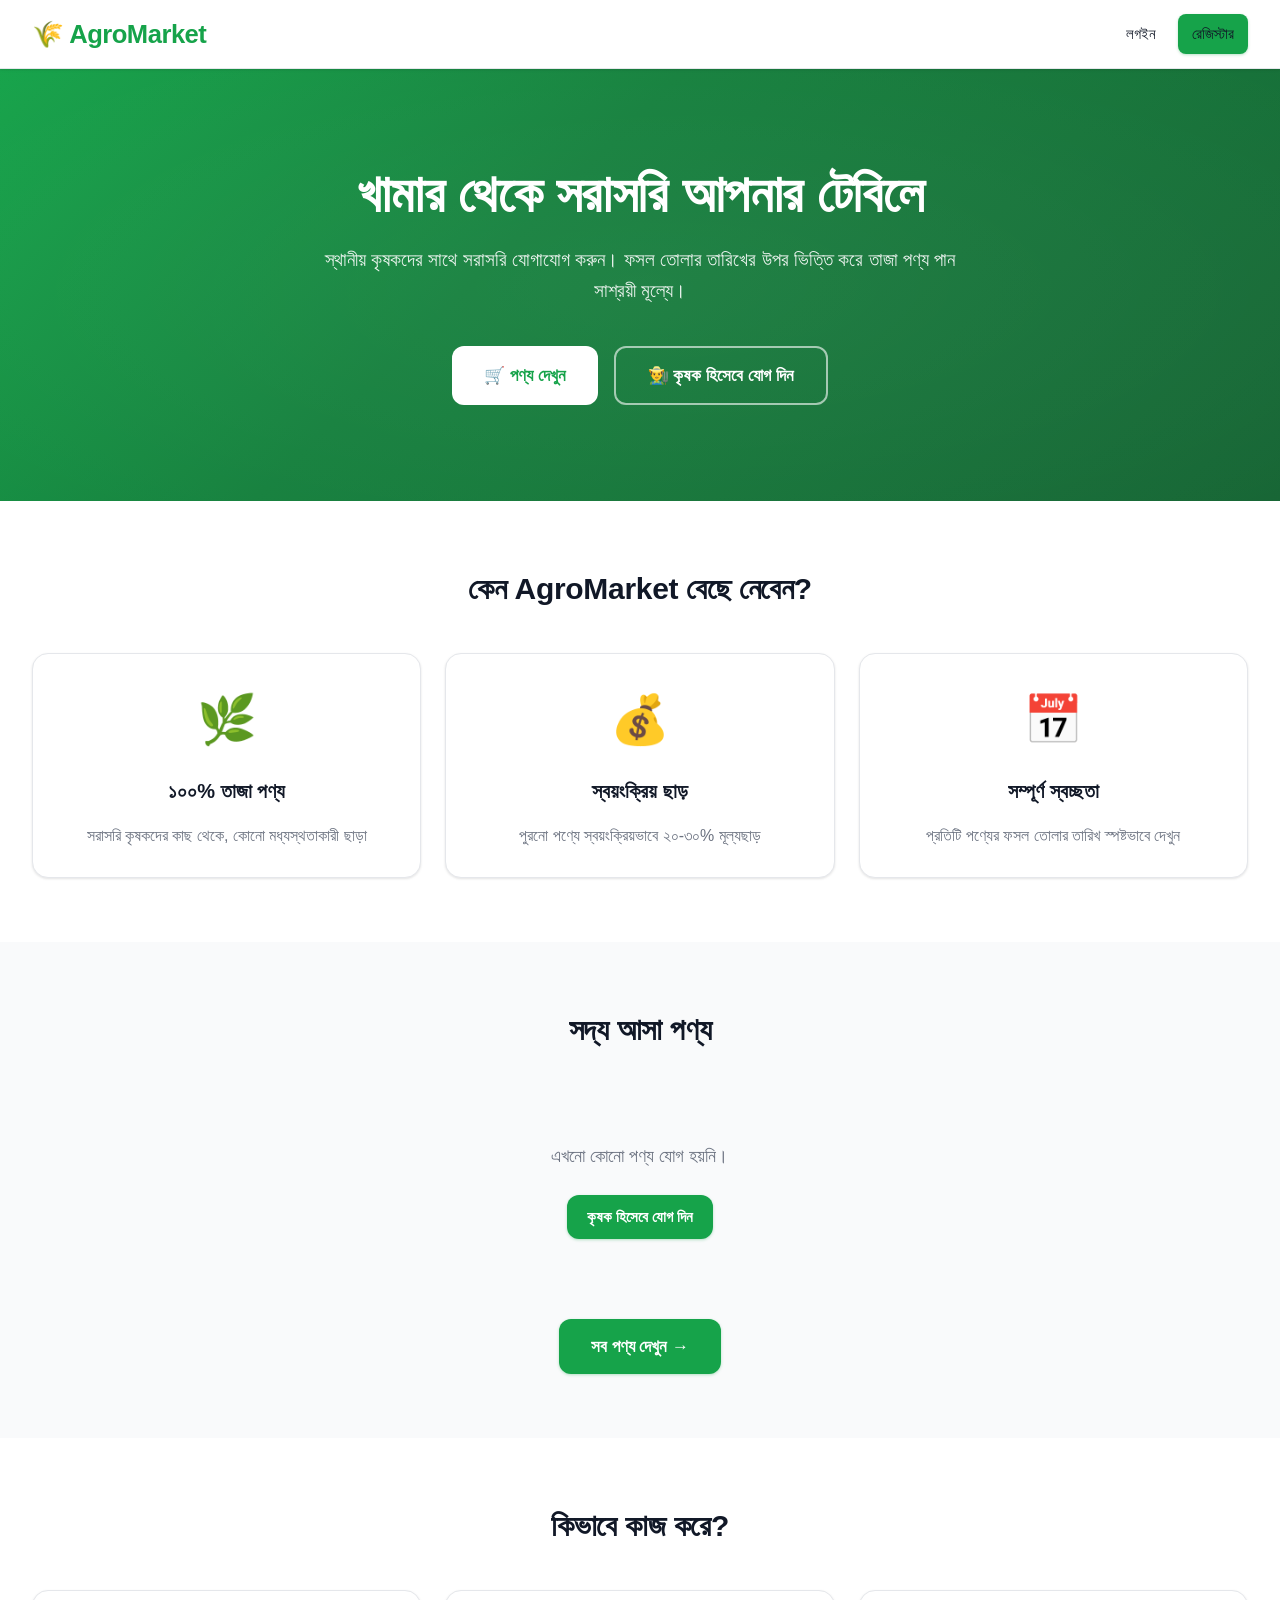
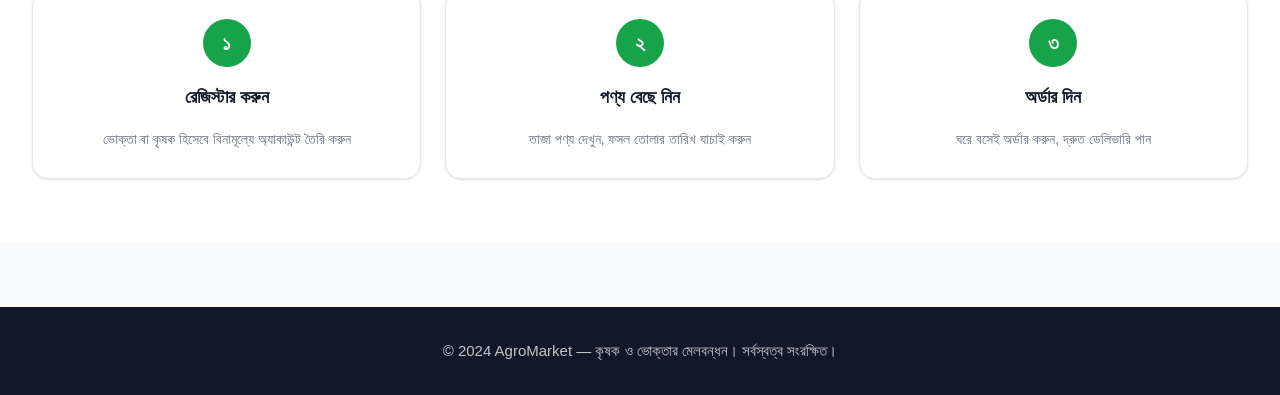
<file: index.html>
<!DOCTYPE html>
<html lang="bn">
<head>
    <meta charset="UTF-8">
    <meta name="viewport" content="width=device-width, initial-scale=1.0">
    <title>AgroMarket — কৃষক থেকে ভোক্তা মার্কেটপ্লেস</title>
    <link rel="stylesheet" href="styles.css">
</head>
<body>
<nav class="navbar">
    <div class="container">
        <a href="index.html" class="logo">🌾 AgroMarket</a>
        <nav id="auth-links"></nav>
    </div>
</nav>

<div class="hero">
    <div class="container">
        <h1>খামার থেকে সরাসরি আপনার টেবিলে</h1>
        <p>স্থানীয় কৃষকদের সাথে সরাসরি যোগাযোগ করুন। ফসল তোলার তারিখের উপর ভিত্তি করে তাজা পণ্য পান সাশ্রয়ী মূল্যে।</p>
        <div class="btn-group">
            <a href="products.html" class="btn btn-white btn-lg">🛒 পণ্য দেখুন</a>
            <a href="register.html" class="btn btn-ghost btn-lg">👨‍🌾 কৃষক হিসেবে যোগ দিন</a>
        </div>
    </div>
</div>

<section class="section section-white">
    <div class="container">
        <h2 class="section-title">কেন AgroMarket বেছে নেবেন?</h2>
        <div class="grid grid-3">
            <div class="card text-center">
                <div style="font-size:3rem;margin-bottom:1rem">🌿</div>
                <h3 class="font-bold text-xl mb-2">১০০% তাজা পণ্য</h3>
                <p class="text-gray">সরাসরি কৃষকদের কাছ থেকে, কোনো মধ্যস্থতাকারী ছাড়া</p>
            </div>
            <div class="card text-center">
                <div style="font-size:3rem;margin-bottom:1rem">💰</div>
                <h3 class="font-bold text-xl mb-2">স্বয়ংক্রিয় ছাড়</h3>
                <p class="text-gray">পুরনো পণ্যে স্বয়ংক্রিয়ভাবে ২০-৩০% মূল্যছাড়</p>
            </div>
            <div class="card text-center">
                <div style="font-size:3rem;margin-bottom:1rem">📅</div>
                <h3 class="font-bold text-xl mb-2">সম্পূর্ণ স্বচ্ছতা</h3>
                <p class="text-gray">প্রতিটি পণ্যের ফসল তোলার তারিখ স্পষ্টভাবে দেখুন</p>
            </div>
        </div>
    </div>
</section>

<section class="section section-gray">
    <div class="container">
        <h2 class="section-title">সদ্য আসা পণ্য</h2>
        <div id="products" class="grid grid-4">
            <div class="loading-spinner"><div class="spinner"></div></div>
        </div>
        <div class="text-center mt-4">
            <a href="products.html" class="btn btn-primary btn-lg">সব পণ্য দেখুন →</a>
        </div>
    </div>
</section>

<section class="section section-white">
    <div class="container">
        <h2 class="section-title">কিভাবে কাজ করে?</h2>
        <div class="grid grid-3">
            <div class="card text-center">
                <div style="background:var(--primary);color:white;width:3rem;height:3rem;border-radius:50%;display:flex;align-items:center;justify-content:center;font-size:1.25rem;font-weight:800;margin:0 auto 1rem">১</div>
                <h3 class="font-bold text-lg mb-2">রেজিস্টার করুন</h3>
                <p class="text-gray text-sm">ভোক্তা বা কৃষক হিসেবে বিনামূল্যে অ্যাকাউন্ট তৈরি করুন</p>
            </div>
            <div class="card text-center">
                <div style="background:var(--primary);color:white;width:3rem;height:3rem;border-radius:50%;display:flex;align-items:center;justify-content:center;font-size:1.25rem;font-weight:800;margin:0 auto 1rem">২</div>
                <h3 class="font-bold text-lg mb-2">পণ্য বেছে নিন</h3>
                <p class="text-gray text-sm">তাজা পণ্য দেখুন, ফসল তোলার তারিখ যাচাই করুন</p>
            </div>
            <div class="card text-center">
                <div style="background:var(--primary);color:white;width:3rem;height:3rem;border-radius:50%;display:flex;align-items:center;justify-content:center;font-size:1.25rem;font-weight:800;margin:0 auto 1rem">৩</div>
                <h3 class="font-bold text-lg mb-2">অর্ডার দিন</h3>
                <p class="text-gray text-sm">ঘরে বসেই অর্ডার করুন, দ্রুত ডেলিভারি পান</p>
            </div>
        </div>
    </div>
</section>

<footer>
    <div class="container">
        <p>© 2024 AgroMarket — কৃষক ও ভোক্তার মেলবন্ধন। সর্বস্বত্ব সংরক্ষিত।</p>
    </div>
</footer>

<script src="app.js"></script>
<script>
async function loadHomepage() {
    const products = await getProducts({ sort: 'newest' });
    const container = document.getElementById('products');

    const fresh = products.slice(0, 8);
    if (!fresh.length) {
        container.innerHTML = '<div class="text-center text-gray py-5" style="grid-column:1/-1"><p style="font-size:1.125rem">এখনো কোনো পণ্য যোগ হয়নি।</p><a href="register.html" class="btn btn-primary mt-3">কৃষক হিসেবে যোগ দিন</a></div>';
        return;
    }

    container.innerHTML = fresh.map(p => {
        const badge = getFreshnessBadge(p.days_old);
        return `
        <div class="product-card" onclick="window.location.href='product-details.html?id=${p.id}'">
            <img src="${p.image}" alt="${p.name}" onerror="this.src='https://images.unsplash.com/photo-1542838132-92c53300491e?w=400'">
            <div class="product-card-body">
                <div class="flex-between mb-1">
                    <h3 class="font-bold" style="font-size:1.0625rem">${p.name}</h3>
                    <span class="badge ${badge.class}" style="font-size:0.75rem">${badge.text}</span>
                </div>
                <p class="text-sm text-gray mb-2">📍 ${p.location} • 🧑‍🌾 ${p.farmer_name}</p>
                <div class="flex-between" style="margin-top:auto">
                    <div>
                        ${p.discount > 0 ? `<div class="text-sm text-gray" style="text-decoration:line-through">৳${p.base_price}</div>` : ''}
                        <div class="font-bold text-primary" style="font-size:1.25rem">৳${p.current_price}<span class="text-sm text-gray font-bold">/${p.unit}</span></div>
                    </div>
                    ${p.discount > 0 ? `<span class="badge badge-danger">${p.discount}% ছাড়</span>` : ''}
                </div>
            </div>
        </div>`;
    }).join('');
}
loadHomepage();
</script>
</body>
</html>
</file>
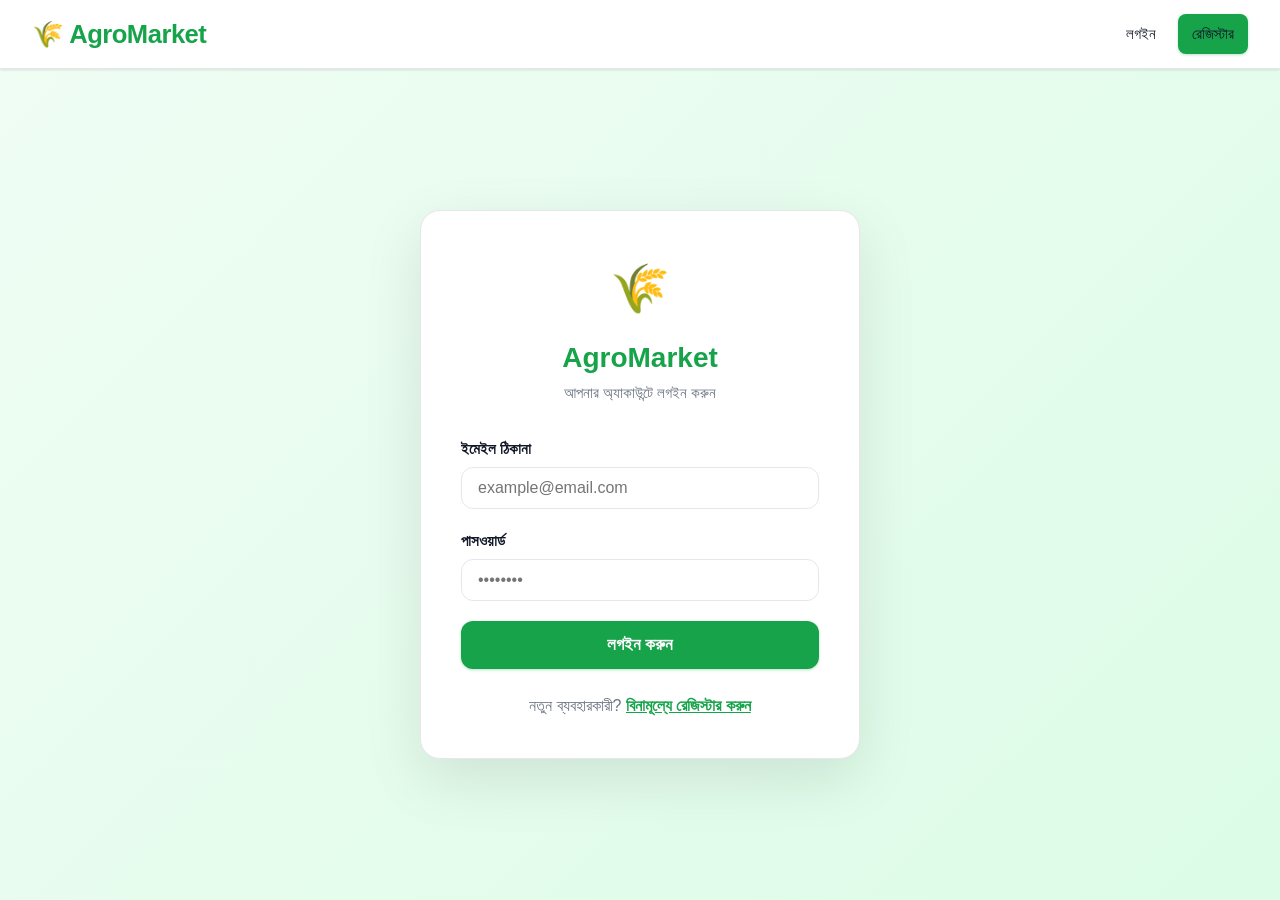
<file: admin-dashboard.html>
<!DOCTYPE html>
<html lang="bn">
<head>
  <meta charset="UTF-8">
  <meta name="viewport" content="width=device-width, initial-scale=1.0">
  <title>অ্যাডমিন ড্যাশবোর্ড - AgroMarket</title>
  <link rel="stylesheet" href="styles.css">
</head>
<body>
  <nav class="navbar">
    <div class="container">
      <a href="index.html" class="logo">🌾 AgroMarket</a>
      <nav id="auth-links"></nav>
    </div>
  </nav>
  <section class="section section-gray">
    <div class="container">
      <h1 class="section-title">অ্যাডমিন ড্যাশবোর্ড</h1>

      <div class="grid grid-4 mb-4">
        <div class="stat-card">
          <div class="number" id="totalUsers">0</div>
          <div class="label">মোট ব্যবহারকারী</div>
        </div>
        <div class="stat-card">
          <div class="number" id="totalProducts">0</div>
          <div class="label">মোট পণ্য</div>
        </div>
        <div class="stat-card">
          <div class="number" id="totalOrders">0</div>
          <div class="label">মোট অর্ডার</div>
        </div>
        <div class="stat-card">
          <div class="number" id="totalRevenue">৳0</div>
          <div class="label">মোট আয়</div>
        </div>
      </div>

      <div class="grid grid-4 mb-4">
        <div class="stat-card">
          <div class="number" id="farmerCount">0</div>
          <div class="label">কৃষক</div>
        </div>
        <div class="stat-card">
          <div class="number" id="consumerCount">0</div>
          <div class="label">ক্রেতা</div>
        </div>
        <div class="stat-card">
          <div class="number" id="pendingOrders">0</div>
          <div class="label">অপেক্ষমাণ অর্ডার</div>
        </div>
        <div class="stat-card">
          <div class="number" id="activeProducts">0</div>
          <div class="label">সক্রিয় পণ্য</div>
        </div>
      </div>

      <div class="card mb-4">
        <div class="flex-between mb-3">
          <h2 class="text-xl font-bold">সকল অর্ডার পরিচালনা</h2>
          <div class="flex gap-2">
            <select id="statusFilter" class="form-control" style="width: auto;" onchange="loadOrders()">
              <option value="">সব অর্ডার</option>
              <option value="pending">অপেক্ষমাণ</option>
              <option value="processing">প্রক্রিয়াধীন</option>
              <option value="shipped">পাঠানো হয়েছে</option>
              <option value="delivered">ডেলিভারি সম্পন্ন</option>
              <option value="cancelled">বাতিল</option>
            </select>
          </div>
        </div>

        <div style="overflow-x: auto;">
          <table>
            <thead>
              <tr>
                <th>অর্ডার নং</th>
                <th>ক্রেতা</th>
                <th>পণ্য সংখ্যা</th>
                <th>মোট দাম</th>
                <th>তারিখ</th>
                <th>অবস্থা</th>
                <th>অ্যাকশন</th>
              </tr>
            </thead>
            <tbody id="ordersTable">
              <!-- Orders will be loaded here -->
            </tbody>
          </table>
        </div>

        <div id="noOrders" class="text-center py-5 hidden">
          <p class="text-gray">কোন অর্ডার নেই</p>
        </div>
      </div>

      <div class="grid grid-2 gap-3">
        <div class="card">
          <h2 class="text-xl font-bold mb-3">সাম্প্রতিক ব্যবহারকারী</h2>
          <div id="recentUsers">
            <!-- Recent users will be loaded here -->
          </div>
        </div>

        <div class="card">
          <h2 class="text-xl font-bold mb-3">সাম্প্রতিক পণ্য</h2>
          <div id="recentProducts">
            <!-- Recent products will be loaded here -->
          </div>
        </div>
      </div>
    </div>
  </section>

  <footer>
    <p>&copy; 2026 AgroMarket. সর্বস্বত্ব সংরক্ষিত।</p>
  </footer>

<script src="app.js"></script>
    <script>
        async function loadDashboard() {
            const user = checkAuth('admin');
            if (!user) return;

            const stats = await getAdminStats();
            if (stats) {
                document.getElementById('totalUsers').textContent = stats.total_users;
                document.getElementById('totalProducts').textContent = stats.total_products;
                document.getElementById('totalOrders').textContent = stats.total_orders;
                document.getElementById('totalRevenue').textContent = formatPrice(stats.total_revenue);
                document.getElementById('farmerCount').textContent = stats.farmer_count;
                document.getElementById('consumerCount').textContent = stats.consumer_count;
                document.getElementById('pendingOrders').textContent = stats.pending_orders;
            }

            loadOrders();
            loadRecentUsers();
        }

        async function loadOrders() {
            const statusFilter = document.getElementById('statusFilter').value;
            const orders = await getAllOrders(statusFilter);

            const table = document.getElementById('ordersTable');
            const noOrders = document.getElementById('noOrders');

            if (!orders.length) {
                document.querySelector('#ordersTable').closest('table').classList.add('hidden');
                noOrders.classList.remove('hidden');
                return;
            }
            document.querySelector('#ordersTable').closest('table').classList.remove('hidden');
            noOrders.classList.add('hidden');

            table.innerHTML = orders.map(order => {
                const status = getStatusBadge(order.status);
                return `
                    <tr>
                        <td class="font-bold">#${order.id}</td>
                        <td>
                            <div class="font-bold">${order.user_name}</div>
                            <div class="text-sm text-gray">${order.phone}</div>
                        </td>
                        <td>${order.items.length}টি</td>
                        <td class="font-bold text-primary">৳${order.total}</td>
                        <td>
                            <div>${formatDate(order.created_at)}</div>
                            <div class="text-sm text-gray">${order.payment_method === 'cash' ? 'ক্যাশ' : order.payment_method}</div>
                        </td>
                        <td>
                            <select class="form-control" style="font-size:0.875rem;padding:0.5rem;" onchange="handleStatusUpdate(${order.id}, this.value)">
                                <option value="pending" ${order.status==='pending'?'selected':''}>অপেক্ষমাণ</option>
                                <option value="processing" ${order.status==='processing'?'selected':''}>প্রক্রিয়াধীন</option>
                                <option value="shipped" ${order.status==='shipped'?'selected':''}>পাঠানো হয়েছে</option>
                                <option value="delivered" ${order.status==='delivered'?'selected':''}>ডেলিভারি সম্পন্ন</option>
                                <option value="cancelled" ${order.status==='cancelled'?'selected':''}>বাতিল</option>
                            </select>
                        </td>
                        <td>
                            <button class="btn btn-secondary" onclick="viewDetails(${order.id})" style="font-size:0.875rem;padding:0.5rem 1rem;">বিস্তারিত</button>
                        </td>
                    </tr>
                `;
            }).join('');
        }

        async function handleStatusUpdate(orderId, status) {
            const result = await updateOrderStatus(orderId, status);
            if (result.success) {
                loadDashboard();
            } else {
                alert(result.message);
            }
        }

        async function loadRecentUsers() {
            const users = await getAdminUsers();
            const container = document.getElementById('recentUsers');
            const recent = users.slice(0, 5);

            if (!recent.length) {
                container.innerHTML = '<p class="text-gray text-center py-4">কোন ব্যবহারকারী নেই</p>';
                return;
            }

            container.innerHTML = recent.map(user => {
                const roleBadge = user.role === 'farmer' ?
                    '<span class="badge badge-success">কৃষক</span>' :
                    user.role === 'admin' ?
                    '<span class="badge badge-info">অ্যাডমিন</span>' :
                    '<span class="badge badge-info">ক্রেতা</span>';
                return `
                    <div class="flex-between mb-3 pb-3" style="border-bottom:1px solid var(--border);">
                        <div style="flex:1;">
                            <div class="font-bold">${user.name}</div>
                            <div class="text-sm text-gray">${user.email}</div>
                        </div>
                        <div>${roleBadge}</div>
                    </div>
                `;
            }).join('');
        }

        async function viewDetails(orderId) {
            const orders = await getAllOrders();
            const order = orders.find(o => o.id == orderId);
            if (!order) return;

            const status = getStatusBadge(order.status);
            alert(`অর্ডার #${order.id}\nক্রেতা: ${order.user_name}\nফোন: ${order.phone}\nঠিকানা: ${order.shipping_address}\nপেমেন্ট: ${order.payment_method}\nতারিখ: ${formatDate(order.created_at)}\nস্ট্যাটাস: ${status.text}\n\nপণ্য:\n${order.items.map(i => `- ${i.product_name}: ${i.quantity} × ৳${i.price} = ৳${i.total}`).join('\n')}\n\nমোট: ৳${order.total}`);
        }

        document.getElementById('statusFilter').addEventListener('change', loadOrders);

        loadDashboard();
    </script>
</body>
</html>
</file>
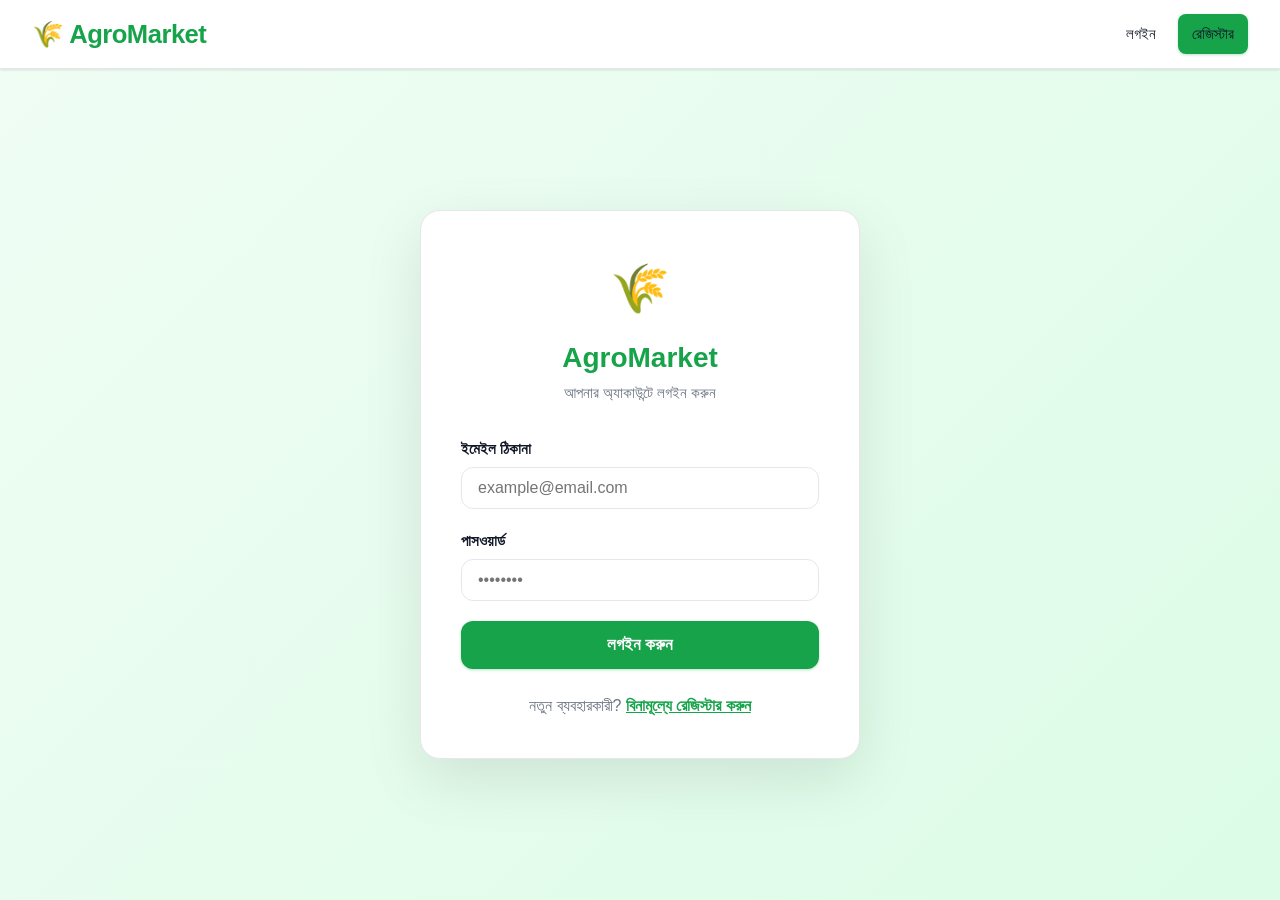
<file: cart.html>
<!DOCTYPE html>
<html lang="bn">
<head>
  <meta charset="UTF-8">
  <meta name="viewport" content="width=device-width, initial-scale=1.0">
  <title>কার্ট - AgroMarket</title>
  <link rel="stylesheet" href="styles.css">
</head>
<body>
  <nav class="navbar">
    <div class="container">
      <a href="index.html" class="logo">🌾 AgroMarket</a>
      <nav id="auth-links"></nav>
    </div>
  </nav>

  <section class="section section-gray">
    <div class="container">
      <h1 class="section-title">আপনার কার্ট</h1>

      <div class="grid  grid-3" style="grid-template-columns: 2fr 1fr; gap: 2rem;">
        <div>
          <div id="cartItems">
            <!-- Cart items will be loaded here -->
          </div>
          <div id="emptyCart" class="card text-center py-5 hidden">
            <h3 class="text-2xl text-gray mb-3">আপনার কার্ট খালি</h3>
            <a href="products.html" class="btn btn-primary">পণ্য দেখুন</a>
          </div>
        </div>

        <div>
          <div class="card" id="cartSummary">
            <h3 class="text-xl font-bold mb-4">অর্ডার সারাংশ</h3>
            <div class="flex-between mb-3 pb-3" style="border-bottom: 1px solid var(--border);">
              <span class="text-gray">পণ্য সংখ্যা:</span>
              <span id="itemCount" class="font-bold">0</span>
            </div>
            <div class="flex-between mb-3 pb-3" style="border-bottom: 1px solid var(--border);">
              <span class="text-gray">মোট দাম:</span>
              <span id="subtotal" class="font-bold">৳0</span>
            </div>
            <div class="flex-between mb-4">
              <span class="text-lg font-bold">সর্বমোট:</span>
              <span id="total" class="text-2xl font-bold text-primary">৳0</span>
            </div>
            <button class="btn btn-primary" style="width: 100%;" onclick="proceedToCheckout()">
              চেকআউট করুন
            </button>
          </div>
        </div>
      </div>
    </div>
  </section>

  <footer>
    <p>&copy; 2026 AgroMarket. সর্বস্বত্ব সংরক্ষিত।</p>
  </footer>

<script src="app.js"></script>
    <script>
        async function loadCart() {
            const user = getCurrentUser();
            if (!user) { window.location.href = 'login.html'; return; }

            const cartData = await getCart();
            displayCart(cartData.items, cartData.grand_total);
        }

        function displayCart(items, grandTotal) {
            const container = document.getElementById('cartItems');
            const emptyCart = document.getElementById('emptyCart');

            if (!items.length) {
                container.classList.add('hidden');
                emptyCart.classList.remove('hidden');
                document.getElementById('itemCount').textContent = 0;
                document.getElementById('subtotal').textContent = '৳0';
                document.getElementById('total').textContent = '৳0';
                return;
            }

            container.classList.remove('hidden');
            emptyCart.classList.add('hidden');

            container.innerHTML = items.map(item => `
                <div class="card mb-3">
                    <div class="flex gap-3" style="align-items:center;">
                        <img src="${item.image}" alt="${item.product_name}" style="width:100px;height:100px;object-fit:cover;border-radius:0.5rem;" onerror="this.src='https://images.unsplash.com/photo-1542838132-92c53300491e?w=400'">
                        <div style="flex:1;">
                            <h3 class="text-lg font-bold mb-1">${item.product_name}</h3>
                            <p class="text-gray text-sm mb-2">${item.farmer} • ${item.location}</p>
                            <div class="flex gap-2" style="align-items:center;">
                                <span class="text-xl font-bold text-primary">৳${item.current_price}/${item.unit}</span>
                                ${item.discount > 0 ? `<span class="badge badge-danger">${item.discount}% ছাড়</span>` : ''}
                            </div>
                        </div>
                        <div class="flex gap-2" style="align-items:center;">
                            <button class="btn btn-secondary" onclick="changeQty(${item.product_id}, ${item.quantity - 1})">-</button>
                            <span style="min-width:30px;text-align:center;font-weight:bold">${item.quantity}</span>
                            <button class="btn btn-secondary" onclick="changeQty(${item.product_id}, ${item.quantity + 1})">+</button>
                        </div>
                        <div style="text-align:right;min-width:120px;">
                            <div class="text-xl font-bold mb-2">৳${item.item_total}</div>
                            <button class="btn btn-danger" onclick="removeItem(${item.product_id})" style="font-size:0.875rem;padding:0.5rem 1rem;">মুছুন</button>
                        </div>
                    </div>
                </div>
            `).join('');

            const totalItems = items.reduce((sum, i) => sum + i.quantity, 0);
            document.getElementById('itemCount').textContent = totalItems;
            document.getElementById('subtotal').textContent = formatPrice(grandTotal);
            document.getElementById('total').textContent = formatPrice(grandTotal);
        }

        async function changeQty(productId, qty) {
            if (qty < 0) return;
            await updateCartQuantity(productId, qty);
            loadCart();
            updateNavbar();
        }

        async function removeItem(productId) {
            if (!confirm('এই পণ্যটি কার্ট থেকে মুছে ফেলতে চান?')) return;
            await removeFromCart(productId);
            loadCart();
            updateNavbar();
        }

        function proceedToCheckout() {
            window.location.href = 'checkout.html';
        }

        loadCart();
    </script>
</body>
</html>
</file>
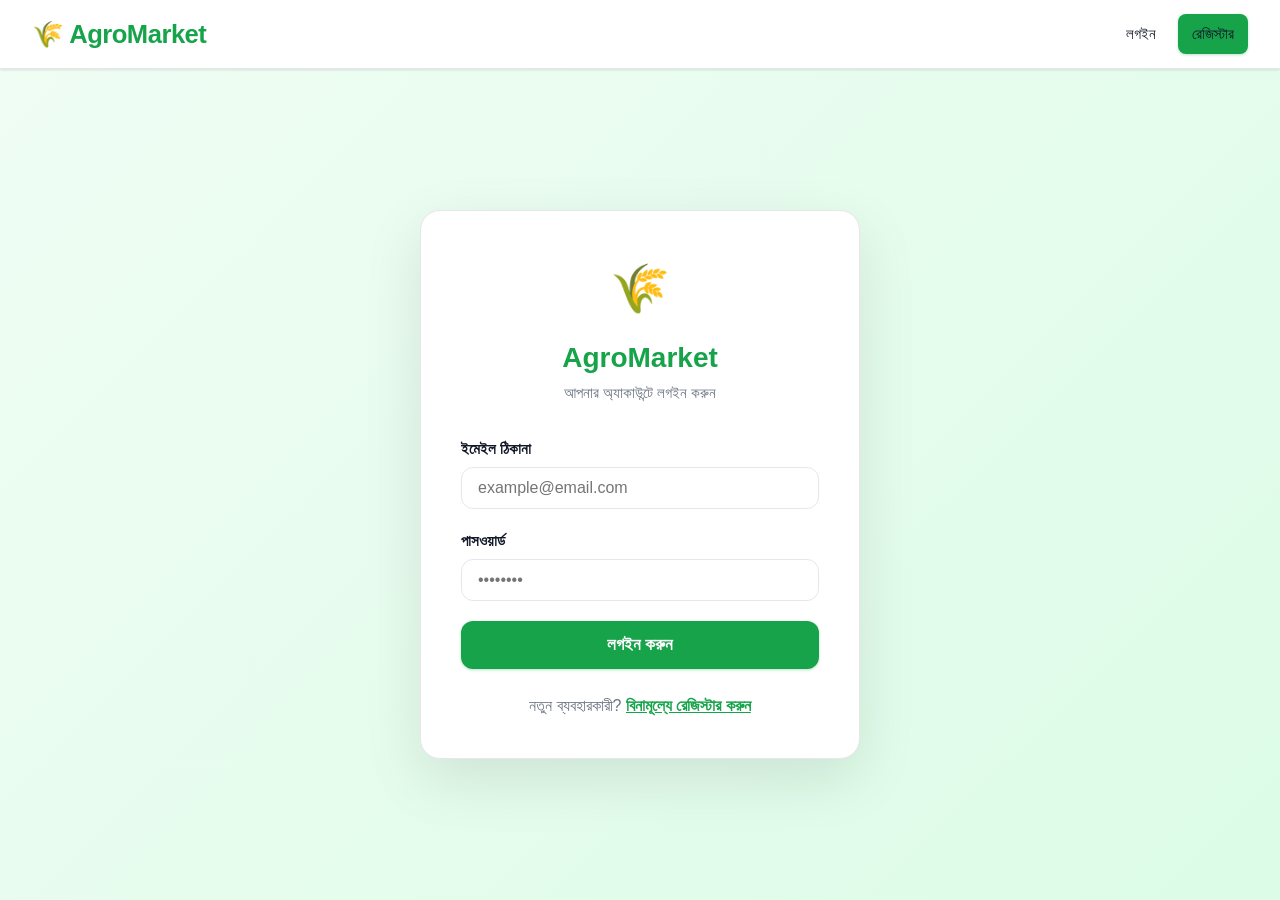
<file: checkout.html>
<!DOCTYPE html>
<html lang="bn">

<head>
  <meta charset="UTF-8">
  <meta name="viewport" content="width=device-width, initial-scale=1.0">
  <title>চেকআউট - AgroMarket</title>
  <link rel="stylesheet" href="styles.css">
</head>

<body>
  <nav class="navbar">
    <div class="container">
      <a href="index.html" class="logo">🌾 AgroMarket</a>
      <nav id="auth-links"></nav>
    </div>
  </nav>

  <section class="section section-gray">
    <div class="container">
      <h1 class="section-title">চেকআউট</h1>

      <div class="grid grid-3" style="grid-template-columns: 2fr 1fr; gap: 2rem;">
        <div class="card">
          <h2 class="text-2xl font-bold mb-4">ডেলিভারি তথ্য</h2>
          <form id="checkoutForm">
            <div class="form-group">
              <label>সম্পূর্ণ নাম *</label>
              <input type="text" id="name" class="form-control" required>
            </div>

            <div class="form-group">
              <label>ফোন নম্বর *</label>
              <input type="tel" id="phone" class="form-control" placeholder="01XXXXXXXXX" required>
            </div>

            <div class="form-group">
              <label>সম্পূর্ণ ঠিকানা *</label>
              <textarea id="address" class="form-control" rows="4" required
                placeholder="বাসা/ফ্ল্যাট নং, রাস্তা, এলাকা, জেলা"></textarea>
            </div>

            <div class="form-group">
              <label>পেমেন্ট মাধ্যম *</label>
              <div class="payment-options">
  <label class="payment-option">
    <input type="radio" name="paymentMethod" value="cash" required>
    <span class="payment-label">💵 ক্যাশ অন ডেলিভারি</span>
  </label>
  <label class="payment-option">
    <input type="radio" name="paymentMethod" value="bkash">
    <span class="payment-label">
      <img src="images/bkash.png" style="width:18px;height:18px;vertical-align:middle;border-radius:3px;"> বিকাশ
    </span>
  </label>
  <label class="payment-option">
    <input type="radio" name="paymentMethod" value="nagad">
    <span class="payment-label">
      <img src="images/Nagad.png" style="width:18px;height:18px;vertical-align:middle;border-radius:3px;"> নগদ
    </span>
  </label>
  <label class="payment-option">
    <input type="radio" name="paymentMethod" value="rocket">
    <span class="payment-label">
      <img src="images/rocket.png" style="width:18px;height:18px;vertical-align:middle;border-radius:3px;"> রকেট
    </span>
  </label>
</div>
<input type="hidden" id="paymentMethod" name="paymentMethod">

   <div id="mobilePaymentBox" style="display:none;" class="mobile-payment-box mt-3">
              <label>পেমেন্ট নম্বর *</label>
              <input type="tel" id="mobilePaymentNumber" class="form-control mt-1" placeholder="01XXXXXXXXX">
              <p id="mobilePaymentHint" class="text-sm mt-1"></p>

             </div>
            </div>

            <div class="form-group">
              <label>বিশেষ নির্দেশনা (ঐচ্ছিক)</label>
              <textarea id="notes" class="form-control" rows="3"
                placeholder="যেকোনো বিশেষ নির্দেশনা লিখুন..."></textarea>
            </div>

            <div class="flex gap-2">
              <button type="button" class="btn btn-secondary" onclick="window.location.href='cart.html'">← কার্টে ফিরে
                যান</button>
              <button type="submit" class="btn btn-primary" style="flex: 1;">অর্ডার নিশ্চিত করুন</button>
            </div>
          </form>
        </div>

        <div>
          <div class="card mb-3">
            <h3 class="text-xl font-bold mb-3">অর্ডার সারাংশ</h3>
            <div id="orderItems" class="mb-3">
              <!-- Order items will be loaded here -->
            </div>
            <div class="flex-between mb-2 pb-2" style="border-top: 2px solid var(--border); padding-top: 1rem;">
              <span class="text-lg font-bold">সর্বমোট:</span>
              <span id="orderTotal" class="text-2xl font-bold text-primary">৳0</span>
            </div>
          </div>

          <div class="card" style="background: var(--light-gray);">
            <h4 class="font-bold mb-2">📦 ডেলিভারি তথ্য</h4>
            <p class="text-sm text-gray">ডেলিভারি সময়: ২-৩ কর্মদিবস</p>
            <p class="text-sm text-gray">ডেলিভারি চার্জ: বিনামূল্যে</p>
          </div>
        </div>
      </div>
    </div>
  </section>

  <footer>
    <p>&copy; 2026 AgroMarket. সর্বস্বত্ব সংরক্ষিত।</p>
  </footer>

  <script src="app.js"></script>
  <script>
  
    
    async function loadCheckout() {
      const user = getCurrentUser();
      if (!user) { window.location.href = 'login.html'; return; }

      const cartData = await getCart();
      if (!cartData.items.length) {
        alert('আপনার কার্ট খালি');
        window.location.href = 'products.html';
        return;
      }

      document.getElementById('name').value = user.name || '';
      //document.getElementById('phone').value = user.phone || '';
      document.getElementById('phone').value =cleanPhoneNumber(user.phone);
      document.getElementById('address').value = user.address || '';

      displayOrderSummary(cartData.items, cartData.grand_total);
    }

    function displayOrderSummary(items, total) {
      const container = document.getElementById('orderItems');
      container.innerHTML = items.map(item => `
                <div class="flex-between mb-2 pb-2" style="border-bottom:1px solid var(--border);">
                    <div style="flex:1;">
                        <div class="font-bold">${item.product_name}</div>
                        <div class="text-sm text-gray">${item.quantity} ${item.unit} × ৳${item.current_price}</div>
                    </div>
                    <div class="font-bold">৳${item.item_total}</div>
                </div>
            `).join('');
      document.getElementById('orderTotal').textContent = formatPrice(total);
    }

    document.getElementById('checkoutForm').addEventListener('submit', async function (e) {
      e.preventDefault();
      const btn = this.querySelector('button[type=submit]');
      btn.textContent = 'অপেক্ষা করুন...';
      btn.disabled = true;



     //  Validate phone before placing order
     

      let phone = document.getElementById('phone').value;


phone = phone.replace(/[^0-9]/g, '');

// convert +880 → 0
if (phone.startsWith('880')) {
  phone = '0' + phone.slice(3);
}
if (!/^01[3-9][0-9]{8}$/.test(phone)) {
  alert('সঠিক বাংলাদেশি মোবাইল নম্বর দিন (01XXXXXXXXX)');
  btn.textContent = 'অর্ডার নিশ্চিত করুন';
  btn.disabled = false;
  return;
}
      



      btn.textContent = '⏳ অপেক্ষা করুন...';

      const confirmed = confirm('আপনি কি অর্ডারটি নিশ্চিত করতে চান?');
      if (!confirmed) {
        btn.textContent = 'অর্ডার নিশ্চিত করুন';

        btn.disabled = false;
        return;
      }

      const orderData = {
        shipping_address: document.getElementById('address').value,
        phone: document.getElementById('phone').value,
        //payment_method: document.getElementById('paymentMethod').value,
        payment_method: document.querySelector('input[name="paymentMethod"]:checked')?.value || '',
        notes: document.getElementById('notes').value
      };

      const result = await createOrder(orderData);

      


    if (result.success) {
        const method = orderData.payment_method;
        const mobileNum = document.getElementById('mobilePaymentNumber').value;
        const methodIcons = {
          cash:   '💵',
          bkash:  '<img src="images/bkash.png" style="width:50px;vertical-align:middle;">',
          nagad:  '<img src="images/Nagad.png" style="width:50px;vertical-align:middle;">',
          rocket: '<img src="images/rocket.png" style="width:50px;vertical-align:middle;">'
        };
        const methodNames = {
          cash: 'ক্যাশ অন ডেলিভারি', bkash: 'বিকাশ', nagad: 'নগদ', rocket: 'রকেট'
        };

        // Show success popup
        const popup = document.createElement('div');
        popup.style.cssText = `
          position:fixed; top:0; left:0; width:100%; height:100%;
          background:rgba(0,0,0,0.5); z-index:9999;
          display:flex; align-items:center; justify-content:center;
        `;
        popup.innerHTML = `
          
          <div style="background:white; border-radius:16px; padding:2rem; max-width:400px; width:90%; text-align:center; box-shadow:0 20px 60px rgba(0,0,0,0.3);">
            <div style="font-size:3rem; margin-bottom:1rem;">✅</div>
            <h2 style="color:#16a34a; font-size:1.5rem; margin-bottom:0.5rem;">অর্ডার সম্পন্ন!</h2>
            <p style="color:#6b7280; margin-bottom:1.5rem;">আপনার অর্ডার সফলভাবে গৃহীত হয়েছে</p>
            <div style="background:#f0fdf4; border-radius:10px; padding:1rem; margin-bottom:1rem; text-align:left;">
              <div style="margin-bottom:0.5rem;"><strong>অর্ডার নম্বর:</strong> #${result.data.order_id}</div>
              <div style="margin-bottom:0.5rem;"><strong>পেমেন্ট:</strong> ${methodIcons[method]} ${methodNames[method]}</div>
              ${method !== 'cash' && mobileNum ? `<div><strong>পেমেন্ট নম্বর:</strong> ${mobileNum}</div>` : ''}
            </div>
            <p style="font-size:0.875rem; color:#6b7280; margin-bottom:1.5rem;">ডেলিভারি সময়: ২-৩ কর্মদিবস 🚚</p>
            <button onclick="updateNavbar(); window.location.href='consumer-orders.html';" 
              style="background:#16a34a; color:white; border:none; padding:0.75rem 2rem; border-radius:10px; font-size:1rem; font-weight:600; cursor:pointer; width:100%;">
              আমার অর্ডার দেখুন →
            </button>
          </div>

        `;
        document.body.appendChild(popup);
      } else {
        alert(result.message);
        btn.textContent = 'অর্ডার নিশ্চিত করুন';
        btn.disabled = false;
      }
    });

  

    loadCheckout();
    
    

    document.querySelectorAll('input[name="paymentMethod"]').forEach(radio => radio.addEventListener('change', function () {
      const box = document.getElementById('mobilePaymentBox');
      const hint = document.getElementById('mobilePaymentHint');
      const hints = {
        bkash:  '<img src="images/bkash.png" style="width:50px;vertical-align:middle;"> বিকাশ নম্বরে Send Money করুন',
        nagad:  '<img src="images/Nagad.png" style="width:50px;vertical-align:middle;"> নগদ নম্বরে Send Money করুন',
        rocket: '<img src="images/rocket.png" style="width:50px;vertical-align:middle;"> রকেট নম্বরে Send Money করুন',
        cash:   ''
      };
      if (this.value === 'cash') {
        box.style.display = 'none';
        document.getElementById('mobilePaymentNumber').value = '';
      } else {
        box.style.display = 'block';
        hint.innerHTML = hints[this.value] || '';
        hint.style.color = 'var(--primary-dark)';
        hint.style.marginTop = '6px';
      }
    }));

    </script>
</body>

</html>
</file>
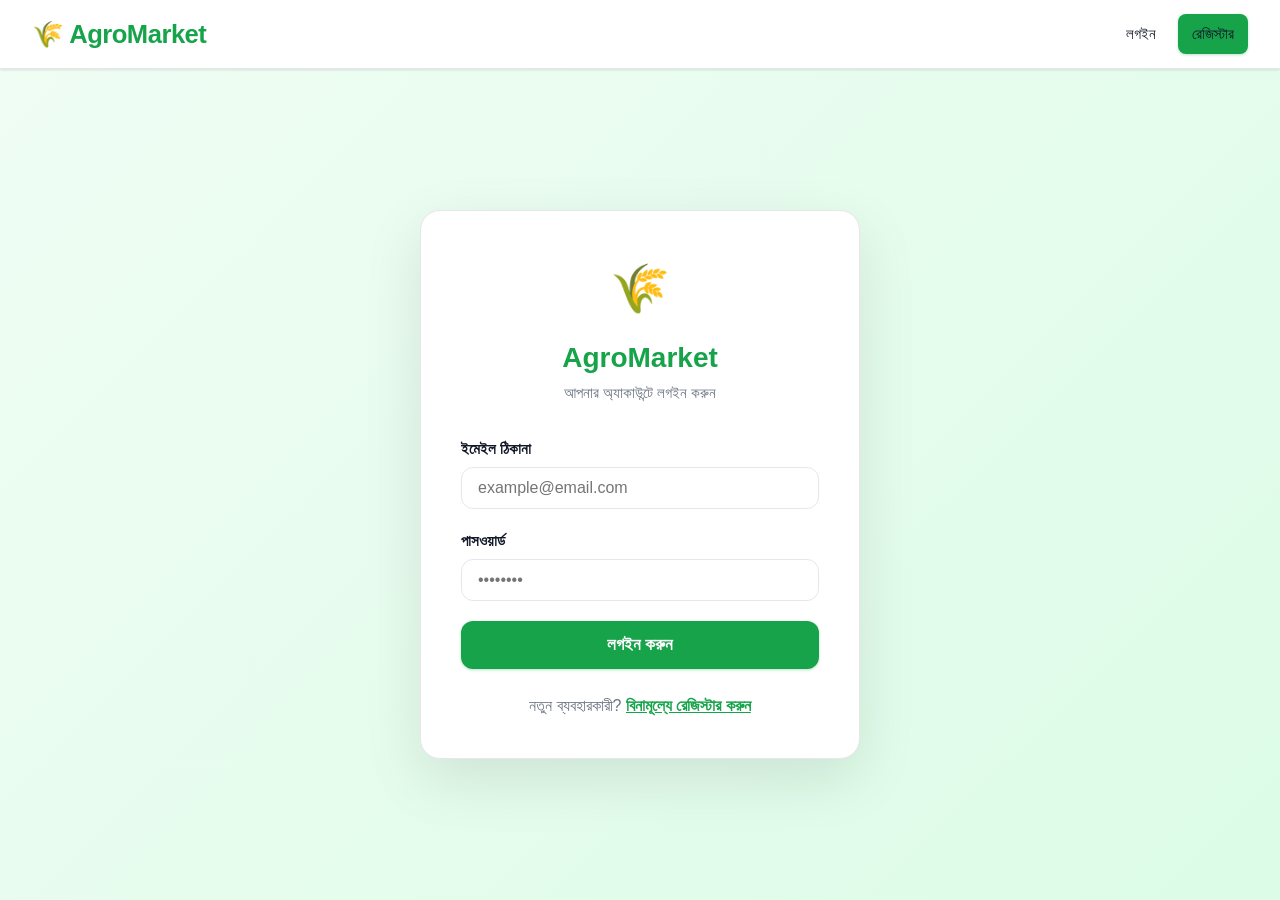
<file: consumer-dashboard.html>
-- Active: 1780686387125@@127.0.0.1@3306@agromarketbd
<!DOCTYPE html>
<html lang="bn">

<head>
  <meta charset="UTF-8">
  <meta name="viewport" content="width=device-width, initial-scale=1.0">
  <title>ক্রেতা ড্যাশবোর্ড - AgroMarket</title>
  <link rel="stylesheet" href="styles.css">
</head>

<body>
  <nav class="navbar">
    <div class="container">
      <a href="index.html " class="logo">🌾 AgroMarket</a>
      <nav id="auth-links"></nav>
    </div>
  </nav>

  <section class="section section-gray">
    <div class="container">
      <div class="flex-between mb-4">
        <h1 class="section-title" style="margin:0;">স্বাগতম, <span id="userName"></span></h1>
        <a href="products.html" class="btn btn-primary">🛒 কেনাকাটা করুন</a>
      </div>

      <div class="grid grid-4 mb-4">
        <div class="stat-card">
          <div class="number" id="totalOrders">0</div>
          <div class="label">মোট অর্ডার</div>
        </div>
        <div class="stat-card">
          <div class="number" id="cartItems">0</div>
          <div class="label">কার্টে পণ্য</div>
        </div>
        <div class="stat-card">
          <div class="number" id="totalSpent">৳0</div>
          <div class="label">মোট ব্যয়</div>
        </div>
        <div class="stat-card">
          <div class="number" id="deliveredOrders">0</div>
          <div class="label">ডেলিভারি সম্পন্ন</div>
        </div>
      </div>
   
      </div>


      <div class="card">
        <div class="flex-between mb-3">
          <h2 class="text-xl font-bold">সাম্প্রতিক অর্ডার</h2>
          <a href="consumer-orders.html" class="btn btn-secondary">সব দেখুন</a>
        </div>
        <div id="recentOrders"></div>

      <div class="card">
        <div class="flex-between mb-3">
          <h2 class="text-xl font-bold">সাম্প্রতিক অর্ডার</h2>
          <a href="consumer-orders.html" class="btn btn-secondary">সব দেখুন</a>
        </div>
        <div id="recentOrders"></div>
      </div>
    </div>
  </section>

  <footer>
    <div class="container" style="text-align:center; padding:1.5rem 0;">
      <p style="margin-bottom:0.5rem;">🌾 <strong>AgroMarket</strong> — কৃষক ও ক্রেতার মেলবন্ধন</p>
      <p class="text-sm text-gray">&copy; 2026 AgroMarket. সর্বস্বত্ব সংরক্ষিত।</p>
    </div>
  </footer>

  <script src="app.js"></script>
  <script>
    async function loadDashboard() {
      const user = checkAuth('consumer');
      if (!user) return;

      document.getElementById('userName').textContent = user.name;

      const orders = await getMyOrders();
      const cartData = await getCart();

      document.getElementById('totalOrders').textContent = orders.length;
      document.getElementById('cartItems').textContent = cartData.count || 0;

      const totalSpent = orders.reduce((sum, o) => sum + parseFloat(o.total), 0);
      document.getElementById('totalSpent').textContent = formatPrice(totalSpent);

      const delivered = orders.filter(o => o.status === 'delivered').length;
      document.getElementById('deliveredOrders').textContent = delivered;

      displayRecentOrders(orders.slice(0, 5));
    }

    function displayRecentOrders(orders) {
      const container = document.getElementById('recentOrders');
      if (!orders.length) {

        container.innerHTML = `
  <div style="text-align:center; padding:2rem;">
    <div style="font-size:3rem;">📭</div>
    <p class="text-gray mt-2">এখনো কোন অর্ডার করা হয়নি</p>
    <a href="products.html" class="btn btn-primary mt-3">এখনই কেনাকাটা শুরু করুন</a>
  </div>`;
        return;
      }
      container.innerHTML = orders.map(order => {
        const status = getStatusBadge(order.status);
        return `
                    <div class="flex-between mb-3 pb-3" style="border-bottom:1px solid var(--border);">
                        <div style="flex:1;">
                            <div class="font-bold">অর্ডার #${order.id}</div>
                            <div class="text-sm text-gray">${order.items.length}টি পণ্য</div>
                            <div class="text-sm text-gray">${formatDate(order.created_at)}</div>
                        </div>
                        <div style="text-align:right;">
                            <div class="font-bold text-primary">৳${order.total}</div>
                            <span class="badge ${status.class} text-sm">${status.text}</span>
                        </div>
                    </div>
                `;
      }).join('');
    }

 
    loadDashboard();
  </script>

        
</body>

</html>
</file>
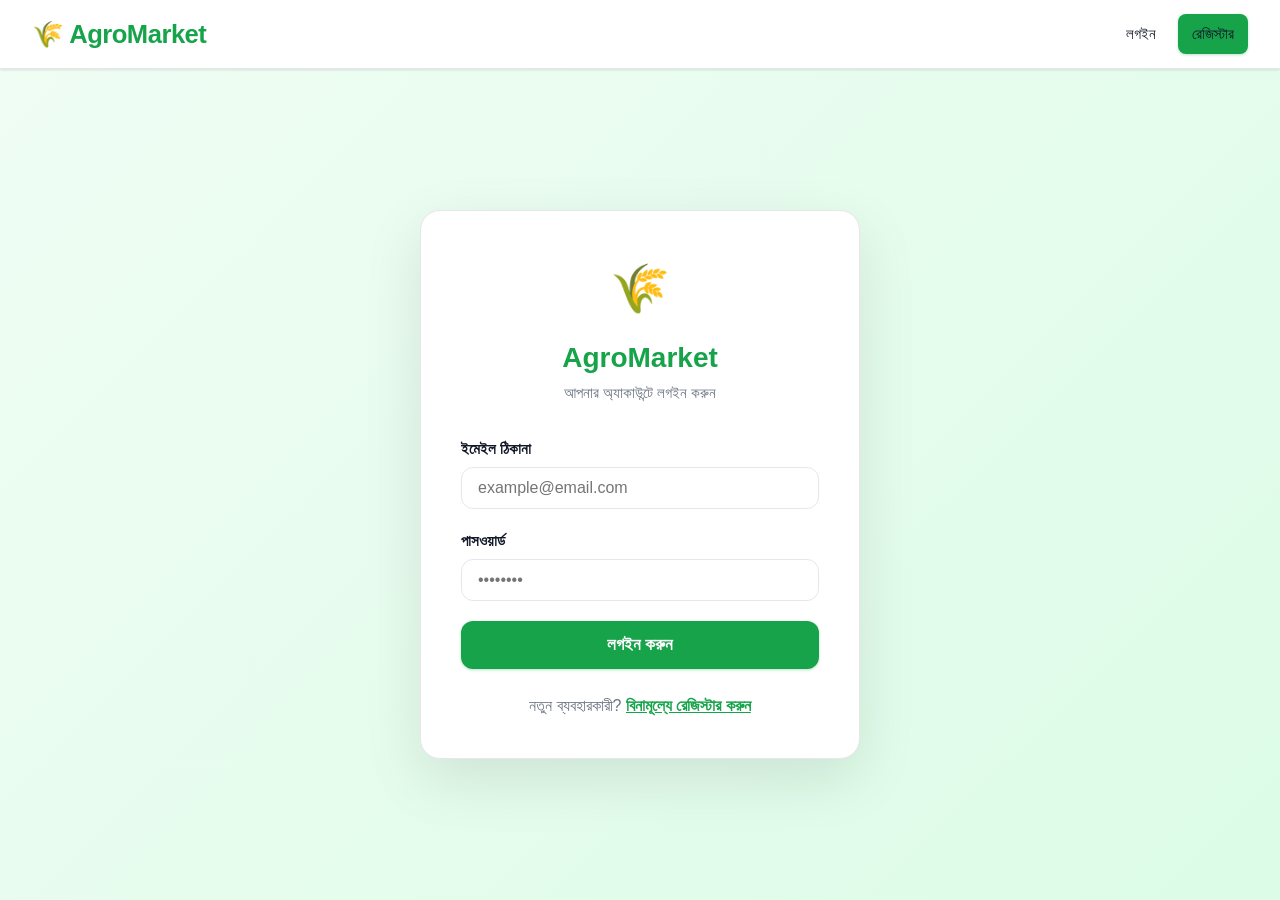
<file: consumer-orders.html>
-- Active: 1780686387125@@127.0.0.1@3306@agromarketbd
<!DOCTYPE html>
<html lang="bn">

<head>
    <meta charset="UTF-8">
    <meta name="viewport" content="width=device-width, initial-scale=1.0">
    <title>আমার অর্ডার - AgroMarket</title>
    <link rel="stylesheet" href="styles.css">
</head>

<body>
    <nav class="navbar">
        <div class="container">
            <a href="index.html" class="logo">🌾 AgroMarket</a>
            <nav id="auth-links"></nav>
        </div>
    </nav>

    <section class="section section-gray">
        <div class="container">
            <h1 class="section-title">আমার অর্ডার</h1>
            <p class="orders-subtitle" id="ordersCount"></p>
            <div id="ordersList"></div>
        </div>
    </section>

    <footer>
        <p>&copy; 2026 AgroMarket. সর্বস্বত্ব সংরক্ষিত।</p>
        <p class="footer-tagline">কৃষক ও ক্রেতার মেলবন্ধন 🌾</p>
    </footer>

    <script src="app.js"></script>
    <script>
        async function loadOrders() {
            const user = checkAuth('consumer');
            if (!user) return;

            const orders = await getMyOrders();
            const container = document.getElementById('ordersList');
            document.getElementById('ordersCount').textContent = `মোট ${orders.length}টি  পণ্য অর্ডার করেছেন `;

            if (!orders.length) {
                container.innerHTML = `
                    <div class="card text-center py-5">
                        <h3 class="text-2xl text-gray mb-3">কোন অর্ডার নেই</h3>
                        <a href="products.html" class="btn btn-primary">কেনাকাটা শুরু করুন</a>
                    </div>
                `;
                return;
            }

            container.innerHTML = orders.map(order => {
                const status = getStatusBadge(order.status);
                return `
                    <div class="card mb-3">
                        <div class="flex-between mb-3">
                            <div>
                                <div class="font-bold text-lg">📋অর্ডার #${order.id}</div>
                                <div class="text-sm text-gray mt-1">📆${formatDate(order.created_at)}</div>
                            </div>
                            <div style="text-align:right;">

                                <span class="badge ${status.class}">${status.text}</span>
                                <div class="font-bold text-xl text-primary mt-1">৳${order.total}</div>
                            </div>
                        </div>
                        <div>
                            ${order.items.map(item => `
                                <div class="flex-between text-sm py-2" style="border-top:1px solid var(--border);">
                                    <span>${item.product_name}</span>
                                    <span class="text-gray">${item.quantity} × ৳${item.price} = ৳${item.total}</span>
                                </div>
                            `).join('')}
                        </div>
                        <div class="mt-3 text-sm text-gray">
                            
                            <span class="meta-tag">${
  order.payment_method === 'cash'
    ? '💵 ক্যাশ অন ডেলিভারি'
    : order.payment_method === 'bkash'
    ? '<img src="images/bkash.png" alt="bKash" style="width:16px;height:16px;vertical-align:middle;"> বিকাশ'
    : order.payment_method === 'rocket'
    ? '<img src="images/rocket.png" alt="Rocket" style="width:16px;height:16px;vertical-align:middle;"> রকেট'
    : order.payment_method === 'nagad'
    ? '<img src="images/nagad.png" alt="Nagad" style="width:16px;height:16px;vertical-align:middle;"> নগদ'
    : '💳 ' + order.payment_method
}</span>
                        </div>
                    </div>
                `;
            }).join('');
        }

        loadOrders();
    </script>
</body>

</html>
</file>
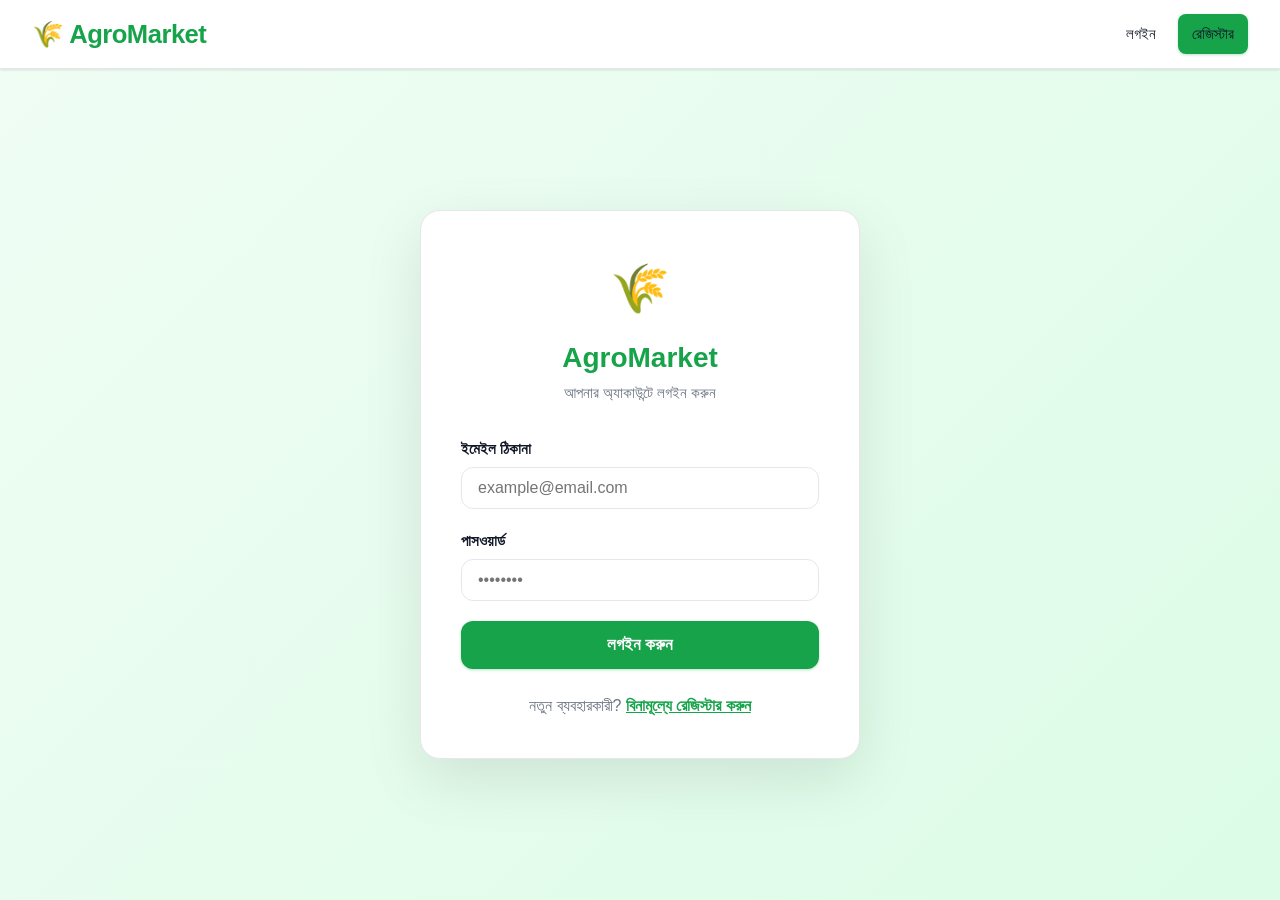
<file: farmer-add-product.html>
<!DOCTYPE html>
<html lang="bn">
<head>
    <meta charset="UTF-8">
    <meta name="viewport" content="width=device-width, initial-scale=1.0">
    <title>নতুন পণ্য যোগ করুন — AgroMarket</title>
    <link rel="stylesheet" href="styles.css">
</head>
<body>
<nav class="navbar">
    <div class="container">
        <a href="index.html" class="logo">🌾 AgroMarket</a>
        <nav id="auth-links"></nav>
    </div>
</nav>

<section class="section section-gray">
    <div class="container" style="max-width:760px">
        <div class="flex-between mb-4">
            <h1 style="font-size:1.75rem;font-weight:800">নতুন পণ্য যোগ করুন</h1>
            <a href="farmer-products.html" class="btn btn-secondary">← ফিরে যান</a>
        </div>

        <div class="card">
            <form id="addProductForm">

                <div class="form-group">
                    <label>📦 পণ্যের নাম *</label>
                    <input type="text" id="productName" class="form-control" required placeholder="যেমন: টমেটো, আম, পালং শাক">
                </div>

                <div class="form-group">
                    <label>🏷️ পণ্যের ধরন *</label>
                    <div class="category-grid">
                        <div class="category-option" onclick="selectCategory('সবজি', this)"><div class="icon">🥬</div><div class="label">সবজি</div></div>
                        <div class="category-option" onclick="selectCategory('ফল', this)"><div class="icon">🍎</div><div class="label">ফল</div></div>
                        <div class="category-option" onclick="selectCategory('শস্য', this)"><div class="icon">🌾</div><div class="label">শস্য</div></div>
                        <div class="category-option" onclick="selectCategory('মসলা', this)"><div class="icon">🌶️</div><div class="label">মসলা</div></div>
                    </div>
                    <input type="hidden" id="category">
                </div>

                <div class="grid grid-2" style="gap:1rem">
                    <div class="form-group" style="margin-bottom:0">
                        <label>💰 দাম (টাকা) *</label>
                        <input type="number" id="price" class="form-control" required min="1" placeholder="যেমন: 50">
                    </div>
                    <div class="form-group" style="margin-bottom:0">
                        <label>📏 একক *</label>
                        <select id="unit" class="form-control" required>
                            <option value="">নির্বাচন করুন</option>
                            <option value="কেজি">কেজি</option>
                            <option value="মণ">মণ</option>
                            <option value="পিস">পিস</option>
                            <option value="ডজন">ডজন</option>
                            <option value="লিটার">লিটার</option>
                        </select>
                    </div>
                </div>

                <div class="grid grid-2 mt-2" style="gap:1rem">
                    <div class="form-group" style="margin-bottom:0">
                        <label>📦 মজুদ পরিমাণ *</label>
                        <input type="number" id="stock" class="form-control" required min="1" placeholder="যেমন: 100">
                    </div>
                    <div class="form-group" style="margin-bottom:0">
                        <label>📍 আপনার এলাকা *</label>
                        <input type="text" id="location" class="form-control" required placeholder="যেমন: যশোর, রাজশাহী">
                    </div>
                </div>

                <div class="form-group mt-2">
                    <label>📝 পণ্যের বিবরণ *</label>
                    <textarea id="description" class="form-control" rows="3" required placeholder="পণ্য সম্পর্কে সংক্ষিপ্ত তথ্য লিখুন"></textarea>
                </div>

                <div class="form-group">
                    <label>🖼️ পণ্যের ছবি</label>
                    <div class="image-upload-area" id="uploadArea" onclick="document.getElementById('imageFile').click()">
                        <input type="file" id="imageFile" accept="image/jpeg,image/png,image/webp" style="display:none" onchange="handleImageSelect(this)">
                        <div id="uploadPlaceholder">
                            <p style="font-size:2rem">📷</p>
                            <p class="font-bold">ছবি আপলোড করতে এখানে ক্লিক করুন</p>
                            <p class="text-sm text-gray mt-1">JPG, PNG, WEBP — সর্বোচ্চ ৩ MB</p>
                        </div>
                        <img id="imagePreview" class="image-preview hidden" alt="Preview">
                    </div>
                    <p class="text-sm text-gray mt-1">অথবা ছবির URL লিখুন:</p>
                    <input type="url" id="imageUrl" class="form-control mt-1" placeholder="https://...">
                </div>

                <div id="errorMsg" style="color:var(--danger);padding:0.75rem;background:#fee2e2;border-radius:var(--radius);margin-bottom:1rem;display:none;"></div>

                <div class="flex gap-2 mt-3">
                    <button type="button" class="btn btn-secondary" style="flex:1" onclick="window.location.href='farmer-products.html'">বাতিল</button>
                    <button type="submit" class="btn btn-primary" style="flex:2" id="submitBtn">✅ পণ্য যোগ করুন</button>
                </div>
            </form>
        </div>
    </div>
</section>

<footer><div class="container"><p>© 2026 AgroMarket. সর্বস্বত্ব সংরক্ষিত। Developed by AgroMarket</p></div></footer>

<script src="app.js"></script>
<script>
if (!checkAuth('farmer')) window.location.href = 'login.html';

let selectedCategory = '';
let uploadedImageUrl = '';

function selectCategory(cat, el) {
    document.querySelectorAll('.category-option').forEach(o => o.classList.remove('selected'));
    el.classList.add('selected');
    selectedCategory = cat;
    document.getElementById('category').value = cat;
}

function handleImageSelect(input) {
    const file = input.files[0];
    if (!file) return;
    if (file.size > 3 * 1024 * 1024) { showToast('ছবি ৩MB এর বেশি হওয়া যাবে না', 'error'); return; }
    const reader = new FileReader();
    reader.onload = e => {
        const preview = document.getElementById('imagePreview');
        preview.src = e.target.result;
        preview.classList.remove('hidden');
        document.getElementById('uploadPlaceholder').style.display = 'none';
    };
    reader.readAsDataURL(file);
}

document.getElementById('addProductForm').addEventListener('submit', async function(e) {
    e.preventDefault();
    const errDiv = document.getElementById('errorMsg');
    errDiv.style.display = 'none';

    if (!selectedCategory) { errDiv.textContent = 'পণ্যের ধরন নির্বাচন করুন'; errDiv.style.display = 'block'; return; }

    const btn = document.getElementById('submitBtn');
    btn.innerHTML = '<span class="spinner" style="width:16px;height:16px;border-width:2px;display:inline-block"></span> যোগ করা হচ্ছে...';
    btn.disabled = true;

    // Image handling
    let imageUrl = document.getElementById('imageUrl').value.trim();
    const fileInput = document.getElementById('imageFile');
    if (fileInput.files[0]) {
        showToast('ছবি আপলোড হচ্ছে...', 'warning');
        const uploadResult = await uploadProductImage(fileInput.files[0]);
        if (uploadResult.success) {
            imageUrl = uploadResult.data.url;
        } else {
            showToast(uploadResult.message, 'error');
        }
    }

    const productData = {
        name:        document.getElementById('productName').value.trim(),
        category:    selectedCategory,
        price:       parseFloat(document.getElementById('price').value),
        unit:        document.getElementById('unit').value,
        stock:       parseInt(document.getElementById('stock').value),
        location:    document.getElementById('location').value.trim(),
        description: document.getElementById('description').value.trim(),
        image:       imageUrl || '',
        harvest_date: new Date().toISOString()
    };

    const result = await addProduct(productData);

    if (result.success) {
        showToast('পণ্যটি সফলভাবে যোগ হয়েছে!', 'success');
        setTimeout(() => window.location.href = 'farmer-products.html', 1000);
    } else {
        errDiv.textContent = result.message;
        errDiv.style.display = 'block';
        btn.textContent = '✅ পণ্য যোগ করুন';
        btn.disabled = false;
    }
});
</script>
</body>
</html>
</file>
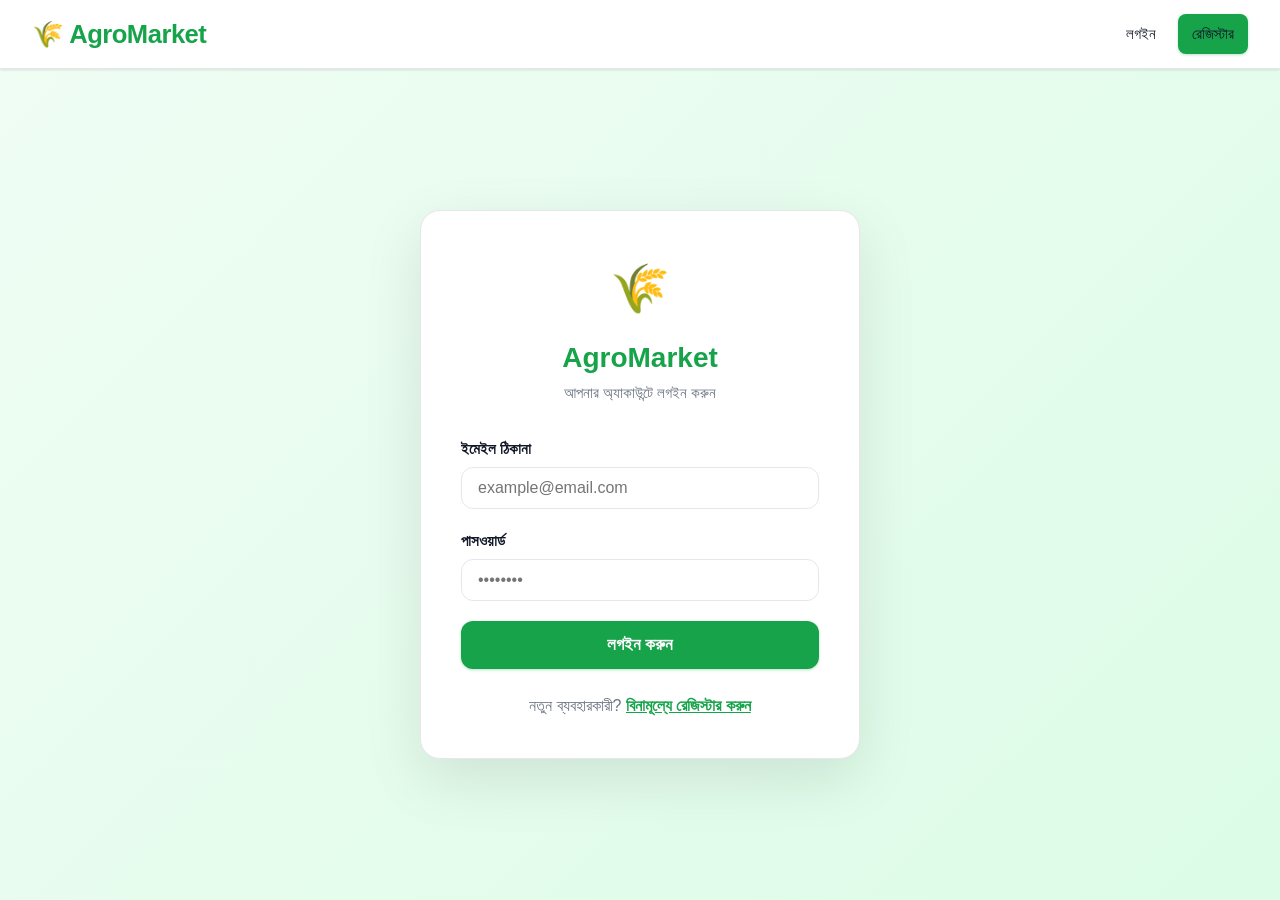
<file: farmer-dashboard.html>
<!DOCTYPE html>
<html lang="bn">
<head>
  <meta charset="UTF-8">
  <meta name="viewport" content="width=device-width, initial-scale=1.0">
  <title>কৃষক ড্যাশবোর্ড - AgroMarket | Nila</title>
  <link rel="stylesheet" href="styles.css">
</head>
<body>
  <nav class="navbar">
    <div class="container">
      <a href="index.html" class="logo">🌾 AgroMarket</a>
      <nav id="auth-links"></nav>
    </div>
  </nav>

  <section class="section section-gray">
    <div class="container">
      <div class="flex-between mb-4">
        <h1 class="section-title" style="margin: 0;">কৃষক ড্যাশবোর্ড</h1>
        <a href="farmer-add-product.html" class="btn btn-primary">+ নতুন পণ্য যোগ করুন</a>
      </div>

      <div class="grid grid-4 mb-4">
        <div class="stat-card">
          <div class="number" id="totalProducts">0</div>
          <div class="label">মোট পণ্য</div>
        </div>
        <div class="stat-card">
          <div class="number" id="activeProducts">0</div>
          <div class="label">সক্রিয় পণ্য</div>
        </div>
        <div class="stat-card">
          <div class="number" id="totalOrders">0</div>
          <div class="label">মোট অর্ডার</div>
        </div>
        <div class="stat-card">
          <div class="number" id="totalRevenue">৳0</div>
          <div class="label">মোট আয়</div>
        </div>
      </div>

      <div class="grid grid-2 gap-3">
        <div class="card">
          <div class="flex-between mb-3">
            <h2 class="text-xl font-bold">আমার পণ্য</h2>
            <a href="farmer-products.html" class="btn btn-secondary">সব দেখুন</a>
          </div>
          <div id="recentProducts">
            <!-- Recent products will be loaded here -->
          </div>
        </div>

        <div class="card">
          <h2 class="text-xl font-bold mb-3">সাম্প্রতিক অর্ডার</h2>
          <div id="recentOrders">
            <!-- Recent orders will be loaded here -->
          </div>
        </div>
      </div>
    </div>
  </section>

  <footer>
    <p>&copy; 2026 AgroMarket. সর্বস্বত্ব সংরক্ষিত। Developed by team AgroMarket</p>
  </footer>

<script src="app.js"></script>
    <script>
        async function loadDashboard() {
            const user = checkAuth('farmer');
            if (!user) return;

            const [products, orders] = await Promise.all([
                getFarmerProducts(),
                getFarmerOrders()
            ]);

            const activeProducts = products.filter(p => !p.is_expired && p.stock > 0);
            const totalRevenue = orders.reduce((sum, o) => {
                return sum + o.items.reduce((s, i) => s + parseFloat(i.total), 0);
            }, 0);

            document.getElementById('totalProducts').textContent = products.length;
            document.getElementById('activeProducts').textContent = activeProducts.length;
            document.getElementById('totalOrders').textContent = orders.length;
            document.getElementById('totalRevenue').textContent = formatPrice(totalRevenue);

            displayRecentProducts(products.slice(0, 5));
            displayRecentOrders(orders.slice(0, 5));
        }

        function displayRecentProducts(products) {
            const container = document.getElementById('recentProducts');
            if (!products.length) {
                container.innerHTML = '<p class="text-gray text-center py-4">কোন পণ্য নেই</p>';
                return;
            }
            container.innerHTML = products.map(p => {
                const freshness = getFreshnessBadge(p.days_old);
                return `
                    <div class="flex-between mb-3 pb-3" style="border-bottom:1px solid var(--border);">
                        <div style="flex:1;">
                            <div class="font-bold">${p.name}</div>
                            <div class="text-sm text-gray">স্টক: ${p.stock} ${p.unit}</div>
                        </div>
                        <div style="text-align:right;">
                            <div class="font-bold text-primary">৳${p.current_price}</div>
                            <span class="badge ${freshness.class} text-sm">${freshness.text}</span>
                        </div>
                    </div>
                `;
            }).join('');
        }

        function displayRecentOrders(orders) {
            const container = document.getElementById('recentOrders');
            if (!orders.length) {
                container.innerHTML = '<p class="text-gray text-center py-4">কোন অর্ডার নেই</p>';
                return;
            }
            container.innerHTML = orders.map(order => {
                const status = getStatusBadge(order.status);
                return `
                    <div class="flex-between mb-3 pb-3" style="border-bottom:1px solid var(--border);">
                        <div style="flex:1;">
                            <div class="font-bold">অর্ডার #${order.id}</div>
                            <div class="text-sm text-gray">${order.user_name}</div>
                            <div class="text-sm text-gray">${formatDate(order.created_at)}</div>
                        </div>
                        <div style="text-align:right;">
                            <div class="font-bold text-primary">৳${order.items.reduce((s,i)=>s+parseFloat(i.total),0)}</div>
                            <span class="badge ${status.class} text-sm">${status.text}</span>
                        </div>
                    </div>
                `;
            }).join('');
        }

        loadDashboard();
    </script>
</body>
</html>
</file>
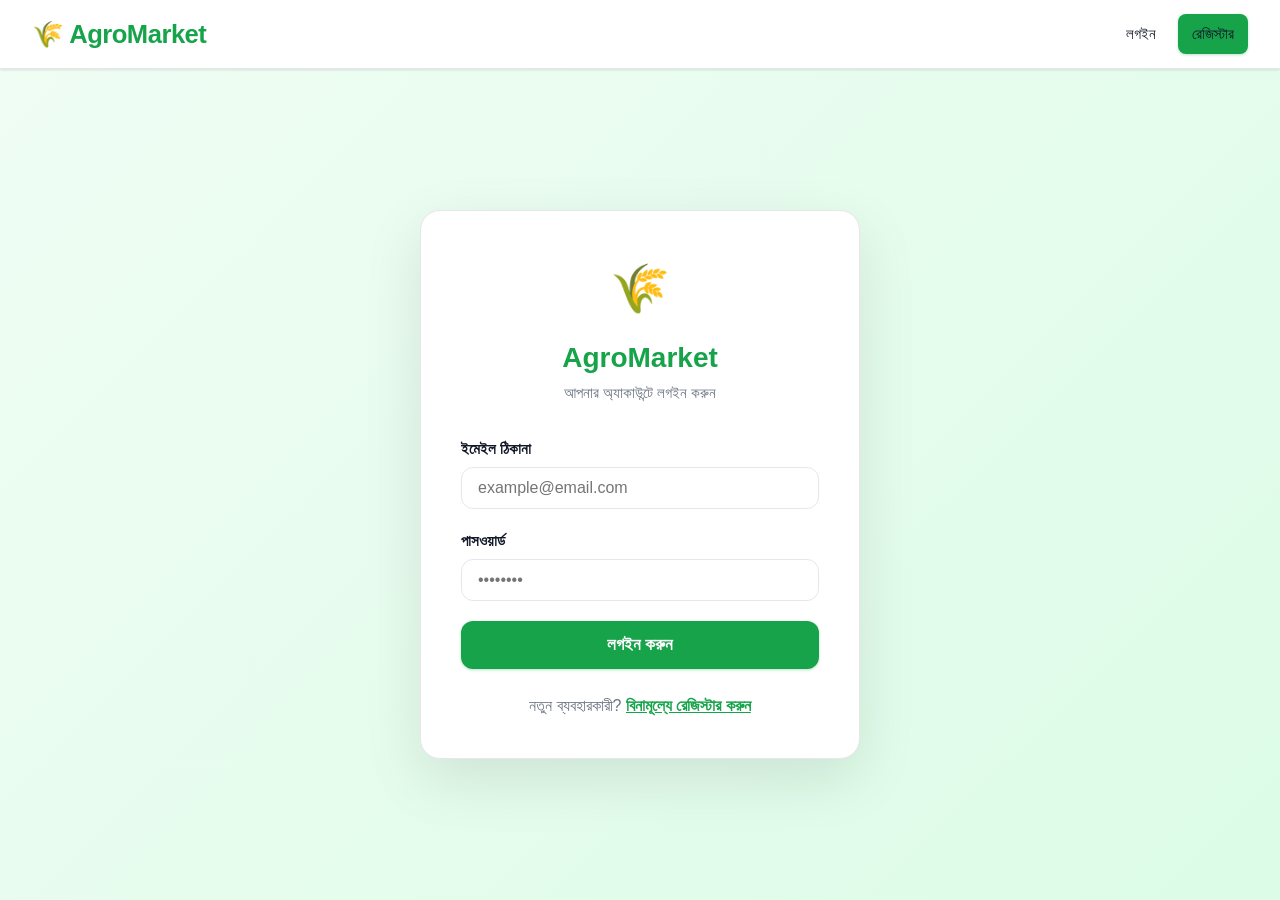
<file: farmer-products.html>
<!DOCTYPE html>
<html lang="bn">
<head>
  <meta charset="UTF-8">
  <meta name="viewport" content="width=device-width, initial-scale=1.0">
  <title>আমার পণ্য - AgroMarket</title>
  <link rel="stylesheet" href="styles.css">
</head>
<body>
  <nav class="navbar">
    <div class="container">
      <a href="index.html" class="logo">🌾 AgroMarket</a>
      <nav id="auth-links"></nav>
    </div>
  </nav>

<section class="section section-gray">
    <div class="container">
      <div class="flex-between mb-4">
        <h1 class="section-title" style="margin:0;">আমার পণ্য</h1>
        <a href="farmer-add-product.html" class="btn btn-primary">+ নতুন পণ্য যোগ করুন</a>
      </div>
      <div id="productsContainer"></div>
    </div>
  </section>
  <footer>
    <p>&copy; 2026 AgroMarket. সর্বস্বত্ব সংরক্ষিত। Developed by AgroMarket</p>
  </footer>

<script src="app.js"></script>
    <script>
        async function loadProducts() {
            const user = checkAuth('farmer');
            if (!user) return;

            const products = await getFarmerProducts();
            const container = document.getElementById('productsContainer');

            if (!products.length) {
                container.innerHTML = `
                    <div class="card text-center py-5">
                        <h3 class="text-2xl text-gray mb-3">কোন পণ্য নেই</h3>
                        <a href="farmer-add-product.html" class="btn btn-primary">+ প্রথম পণ্য যোগ করুন</a>
                    </div>
                `;
                return;
            }

            container.innerHTML = `
                <div class="card" style="overflow-x:auto;">
                    <table>
                        <thead>
                            <tr>
                                <th>পণ্য</th>
                                <th>ক্যাটাগরি</th>
                                <th>মূল দাম</th>
                                <th>বর্তমান দাম</th>
                                <th>স্টক</th>
                                <th>অবস্থা</th>
                                <th>অ্যাকশন</th>
                            </tr>
                        </thead>
                        <tbody>
                            ${products.map(p => {
                                const freshness = getFreshnessBadge(p.days_old);
                                return `
                                    <tr>
                                        <td>
                                            <div class="font-bold">${p.name}</div>
                                            <div class="text-sm text-gray">${p.days_old} দিন আগে সংগ্রহ</div>
                                        </td>
                                        <td>${p.category}</td>
                                        <td>৳${p.base_price}</td>
                                        <td class="font-bold text-primary">
                                            ৳${p.current_price}
                                            ${p.discount > 0 ? `<span class="badge badge-danger text-sm">${p.discount}% ছাড়</span>` : ''}
                                        </td>
                                        <td>${p.stock} ${p.unit}</td>
                                        <td><span class="badge ${freshness.class}">${freshness.text}</span></td>
                                        <td>
                                            <button class="btn btn-danger" onclick="handleDelete(${p.id})" style="font-size:0.875rem;padding:0.5rem 1rem;">মুছুন</button>
                                        </td>
                                    </tr>
                                `;
                            }).join('')}
                        </tbody>
                    </table>
                </div>
            `;
        }

        async function handleDelete(productId) {
            if (!confirm('এই পণ্যটি মুছে ফেলতে চান?')) return;
            const result = await deleteProduct(productId);
            if (result.success) {
                alert('পণ্য মুছে ফেলা হয়েছে');
                loadProducts();
            } else {
                alert(result.message);
            }
        }

        loadProducts();
    </script>
</body>
</html>
</file>
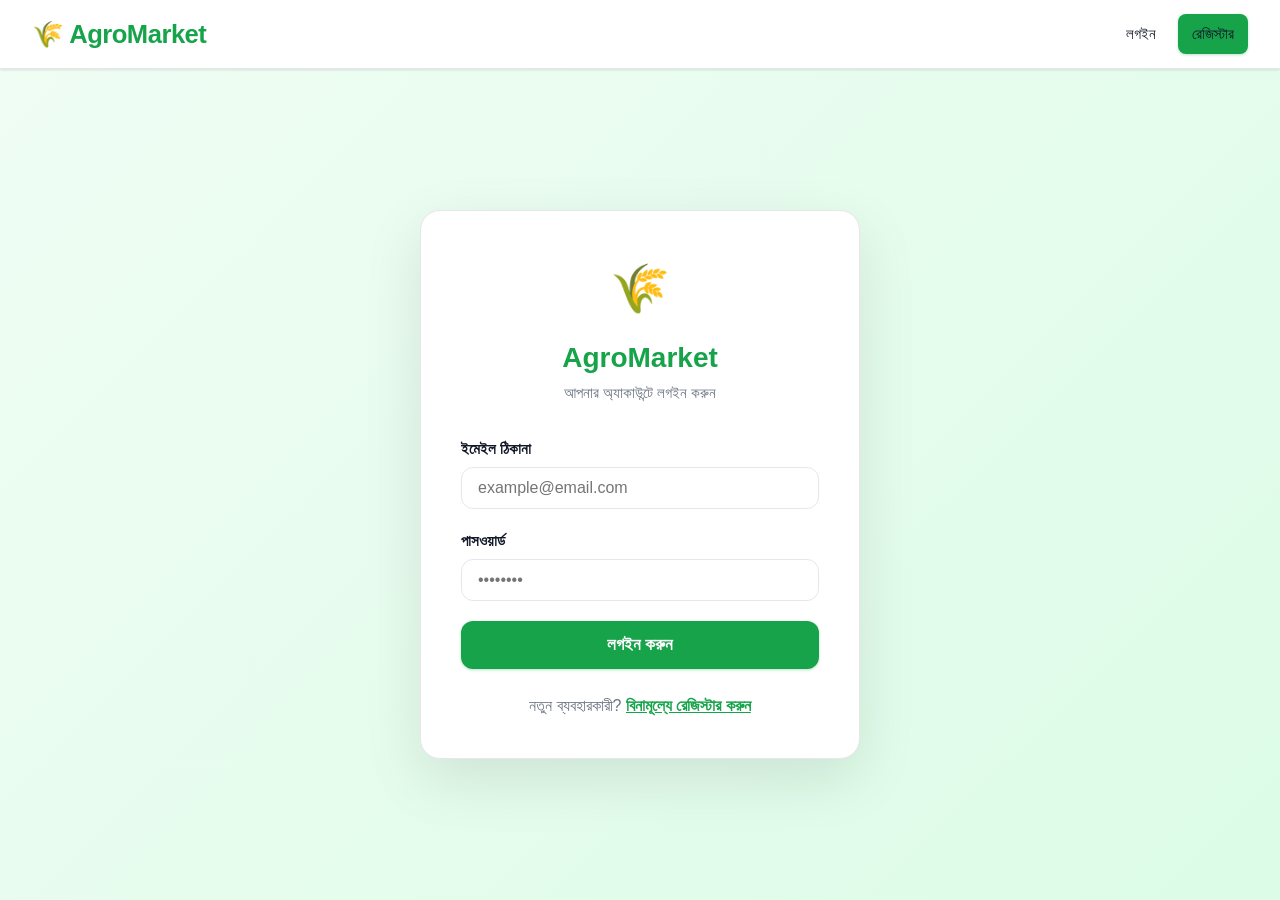
<file: login.html>
<!DOCTYPE html>
<html lang="bn">
<head>
    <meta charset="UTF-8">
    <meta name="viewport" content="width=device-width, initial-scale=1.0">
    <title>লগইন — AgroMarket</title>
    <link rel="stylesheet" href="styles.css">
    <style>
        .auth-page { min-height: 100vh; background: linear-gradient(135deg, #f0fdf4 0%, #dcfce7 100%); display: flex; flex-direction: column; }
        .auth-wrapper { flex: 1; display: flex; align-items: center; justify-content: center; padding: 2rem 1rem; }
        .auth-card { background: white; border-radius: 1.25rem; padding: 2.5rem; width: 100%; max-width: 440px; box-shadow: 0 20px 60px rgba(0,0,0,0.1); border: 1px solid #e5e7eb; }
        .auth-logo { text-align: center; margin-bottom: 2rem; }
        .auth-logo span { font-size: 3rem; }
        .auth-logo h1 { font-size: 1.75rem; font-weight: 800; color: var(--primary); margin-top: 0.5rem; }
        .auth-logo p { color: var(--gray); font-size: 0.9375rem; }
    </style>
</head>
<body class="auth-page">
<nav class="navbar">
    <div class="container">
        <a href="index.html" class="logo">🌾 AgroMarket</a>
        <nav id="auth-links"></nav>
    </div>
</nav>

<div class="auth-wrapper">
    <div class="auth-card">
        <div class="auth-logo">
            <span>🌾</span>
            <h1>AgroMarket</h1>
            <p>আপনার অ্যাকাউন্টে লগইন করুন</p>
        </div>

        <form id="loginForm" onsubmit="handleLogin(event)">
            <div class="form-group">
                <label for="email">ইমেইল ঠিকানা</label>
                <input type="email" class="form-control" id="email" placeholder="example@email.com" required autocomplete="email">
            </div>
            <div class="form-group">
                <label for="password">পাসওয়ার্ড</label>
                <input type="password" class="form-control" id="password" placeholder="••••••••" required autocomplete="current-password">
            </div>
            <div id="errorMsg"
               style="color:var(--danger);font-size:0.9rem;margin-bottom:1rem;display:none;"
               aria-live="polite">
            </div>
            <button type="submit" class="btn btn-primary w-full btn-lg" id="loginBtn">লগইন করুন</button>
        </form>

        <p class="text-center mt-3" style="color:var(--gray)">
            নতুন ব্যবহারকারী? <a href="register.html" style="color:var(--primary);font-weight:600">বিনামূল্যে রেজিস্টার করুন</a>
        </p>
    </div>
</div>

<script src="app.js"></script>
<script>
    const existingUser = getCurrentUser();
    if (existingUser) {
        const r = { farmer: 'farmer-dashboard.html', admin: 'admin-dashboard.html', consumer: 'consumer-dashboard.html' };
        window.location.href = r[existingUser.role] || 'index.html';
    }

    async function handleLogin(e) {
        e.preventDefault();
        const btn = document.getElementById('loginBtn');
        const errDiv = document.getElementById('errorMsg');
        btn.innerHTML = '<span class="spinner" style="width:18px;height:18px;border-width:2px;display:inline-block"></span> অপেক্ষা করুন...';
        btn.disabled = true;
        errDiv.style.display = 'none';

        const result = await login(document.getElementById('email').value, document.getElementById('password').value);

        if (result.success) {
            showToast('লগইন সফল! স্বাগতম ' + result.data.user.name, 'success');
            const r = { farmer: 'farmer-dashboard.html', admin: 'admin-dashboard.html', consumer: 'consumer-dashboard.html' };
            setTimeout(() => window.location.href = r[result.data.user.role] || 'index.html', 800);
        } else {
            errDiv.textContent = result.message;
            errDiv.style.display = 'block';
            btn.textContent = 'লগইন করুন';
            btn.disabled = false;
        }
    }
</script>
</body>
</html>
</file>
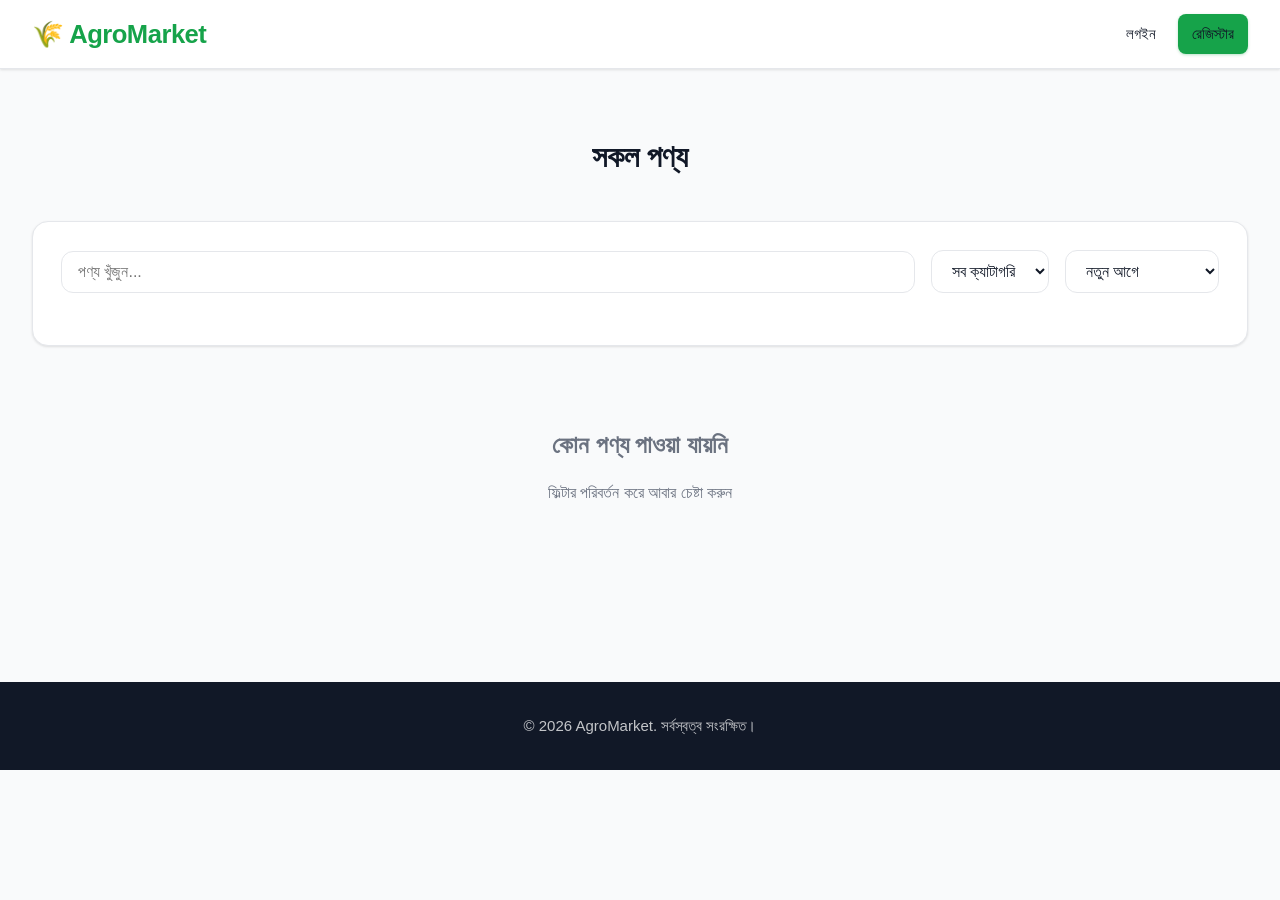
<file: product-details.html>
<!DOCTYPE html>
<html lang="bn">
<head>
  <meta charset="UTF-8">
  <meta name="viewport" content="width=device-width, initial-scale=1.0">
  <title>পণ্যের বিস্তারিত - AgroMarket</title>
  <link rel="stylesheet" href="styles.css">
</head>
<body>
  <nav class="navbar">
    <div class="container">
      <a href="index.html" class="logo">🌾 AgroMarket</a>
      <nav id="auth-links"></nav>
    </div>
  </nav>

  <section class="section">
    <div class="container">
      <a href="products.html" class="btn btn-secondary mb-4" style="display: inline-flex;">← পণ্য তালিকায় ফিরে যান</a>
      
      <div id="productDetails">
        <!-- Product details will be loaded here -->
      </div>
    </div>
  </section>

  <footer>
    <p>&copy; 2026 AgroMarket. সর্বস্বত্ব সংরক্ষিত।</p>
  </footer>

 <script src="app.js"></script>
    <script>
        async function loadProductDetails() {
            const urlParams = new URLSearchParams(window.location.search);
            const productId = parseInt(urlParams.get('id'));

            if (!productId) { window.location.href = 'products.html'; return; }

            const data = await getProductDetail(productId);

            if (!data) {
                alert('পণ্য পাওয়া যায়নি');
                window.location.href = 'products.html';
                return;
            }

            displayProduct(data.product, data.reviews, data.avg_rating);
        }

        function displayProduct(product, reviews, avgRating) {
            const freshness = getFreshnessBadge(product.days_old);
            const hasDiscount = product.discount > 0;
            const container = document.getElementById('productDetails');

            const starsHTML = Array.from({length: 5}, (_, i) =>
                `<span style="color:${i < Math.round(avgRating) ? '#f59e0b' : '#d1d5db'}">★</span>`
            ).join('');

            container.innerHTML = `
                <div class="grid grid-2" style="gap:3rem;">
                    <div>
                        <img src="${product.image}" alt="${product.name}" style="width:100%;border-radius:1rem;box-shadow:var(--shadow-lg);" onerror="this.src='https://images.unsplash.com/photo-1542838132-92c53300491e?w=400'">
                        
                        ${reviews.length > 0 ? `
                        <div class="card mt-4">
                            <h3 class="font-bold text-xl mb-3">রিভিউ (${starsHTML} ${avgRating}/5)</h3>
                            ${reviews.map(r => `
                                <div class="mb-3 pb-3" style="border-bottom:1px solid var(--border)">
                                    <div class="flex-between mb-1">
                                        <span class="font-bold">${r.reviewer_name}</span>
                                        <span style="color:#f59e0b">${'★'.repeat(r.rating)}${'☆'.repeat(5-r.rating)}</span>
                                    </div>
                                    <p class="text-gray text-sm">${r.comment || ''}</p>
                                    <p class="text-sm text-gray">${formatDate(r.created_at)}</p>
                                </div>
                            `).join('')}
                        </div>
                        ` : ''}
                    </div>
                    <div>
                        <div class="flex-between mb-3">
                            <h1 class="text-3xl font-bold">${product.name}</h1>
                            <span class="badge ${freshness.class}" style="font-size:1rem;">${freshness.text}</span>
                        </div>

                        <p class="text-lg text-gray mb-4">${product.description}</p>

                        <div class="card mb-4" style="background:var(--light-gray);">
                            <div class="grid grid-2 gap-3">
                                <div><p class="text-sm text-gray mb-1">কৃষক</p><p class="font-bold">🧑‍🌾 ${product.farmer_name}</p></div>
                                <div><p class="text-sm text-gray mb-1">অবস্থান</p><p class="font-bold">📍 ${product.location}</p></div>
                                <div><p class="text-sm text-gray mb-1">ক্যাটাগরি</p><p class="font-bold">${product.category}</p></div>
                                <div><p class="text-sm text-gray mb-1">সংগ্রহের তারিখ</p><p class="font-bold">${formatDate(product.harvest_date)}</p></div>
                                <div><p class="text-sm text-gray mb-1">ফসলের বয়স</p><p class="font-bold">${product.days_old} দিন</p></div>
                                <div><p class="text-sm text-gray mb-1">মজুদ</p><p class="font-bold">${product.stock} ${product.unit}</p></div>
                            </div>
                        </div>

                        <div class="mb-4">
                            ${hasDiscount ? `
                                <div class="mb-2">
                                    <span class="text-gray text-lg" style="text-decoration:line-through;">৳${product.base_price}/${product.unit}</span>
                                    <span class="badge badge-danger ml-2">${product.discount}% ছাড়</span>
                                </div>
                            ` : ''}
                            <div class="text-3xl font-bold text-primary">৳${product.current_price}/${product.unit}</div>
                        </div>

                        ${!product.is_expired ? `
                            <div class="card mb-4">
                                <div class="form-group" style="margin-bottom:1rem;">
                                    <label>পরিমাণ (${product.unit})</label>
                                    <input type="number" id="quantity" class="form-control" value="1" min="1" max="${product.stock}">
                                </div>
                                <div class="flex gap-2">
                                    <button class="btn btn-primary" onclick="handleAddToCart(${product.id})" style="flex:1;">
                                        কার্টে যোগ করুন
                                    </button>
                                    <button class="btn btn-outline" onclick="window.location.href='cart.html'">
                                        কার্ট দেখুন
                                    </button>
                                </div>
                            </div>
                        ` : `
                            <div class="card" style="background:#fee2e2;border-color:var(--danger);">
                                <p class="text-danger font-bold">এই পণ্যের মেয়াদ শেষ হয়ে গেছে</p>
                            </div>
                        `}
                    </div>
                </div>
            `;
        }

        async function handleAddToCart(productId) {
            const user = getCurrentUser();
            if (!user) {
                alert('কার্টে যোগ করতে লগইন করুন');
                window.location.href = 'login.html';
                return;
            }
            const quantity = parseInt(document.getElementById('quantity').value);
            if (quantity <= 0) { alert('সঠিক পরিমাণ লিখুন'); return; }

            const result = await addToCart(productId, quantity);
            if (result.success) {
                alert('পণ্যটি কার্টে যোগ হয়েছে!');
                updateNavbar();
            } else {
                alert(result.message);
            }
        }

        loadProductDetails();
    </script>
</body>
</html>
</file>
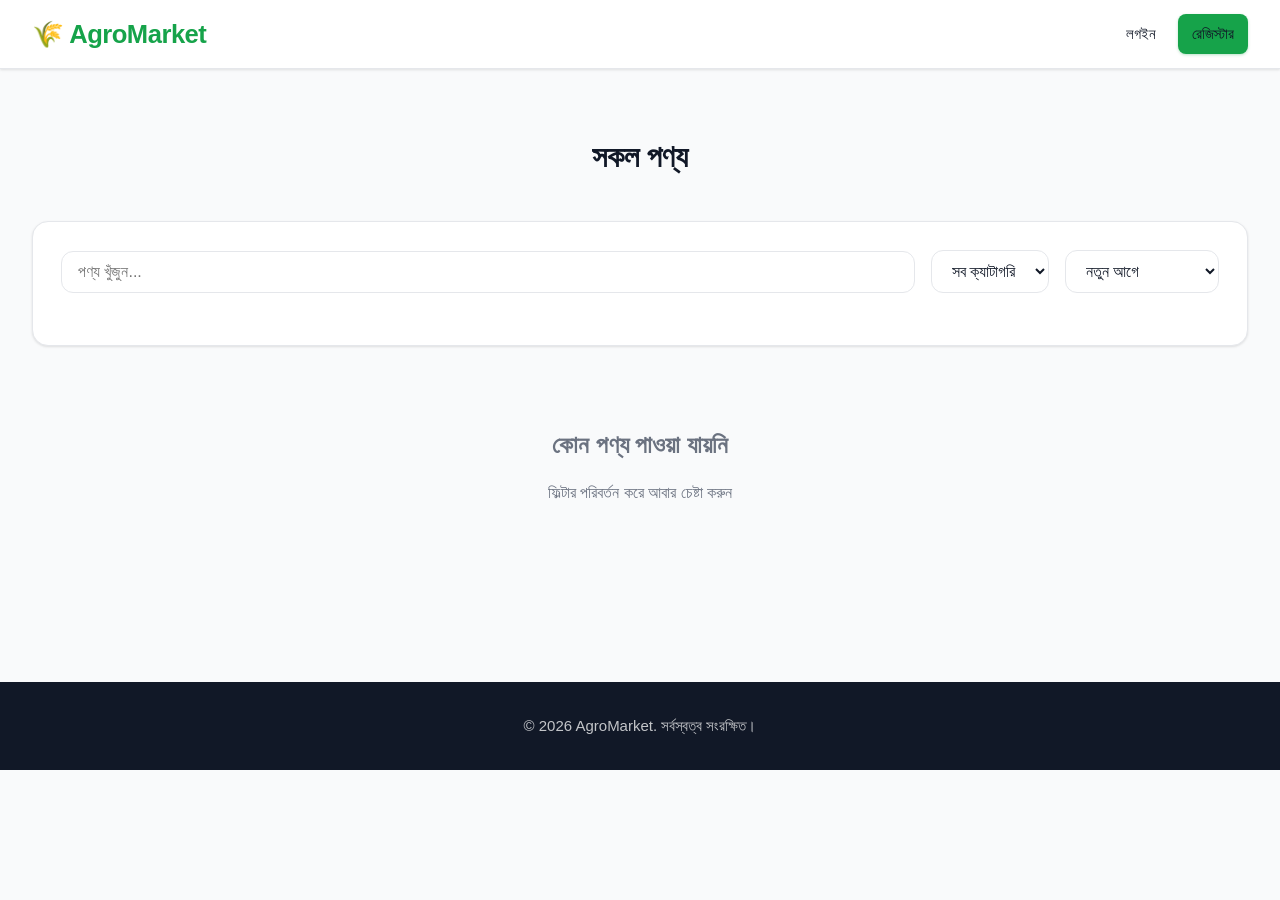
<file: products.html>
<!DOCTYPE html>
<html lang="bn">
<head>
  <meta charset="UTF-8">
  <meta name="viewport" content="width=device-width, initial-scale=1.0">
  <title>পণ্য তালিকা - AgroMarket</title>
  <link rel="stylesheet" href="styles.css">
</head>
<body>
  <nav class="navbar">
    <div class="container">
      <a href="index.html" class="logo">🌾 AgroMarket</a>
      <nav id="auth-links">
        <a href="products.html">পণ্য</a>
        <a href="login.html">লগইন</a>
        <a href="register.html">রেজিস্টার</a>
      </nav>
    </div>
  </nav>

  <section class="section section-gray">
    <div class="container">
      <h1 class="section-title">সকল পণ্য</h1>

      <div class="card mb-4">
        <div class="flex-between mb-3" style="flex-wrap: wrap; gap: 1rem;">
          <div class="form-group" style="margin: 0; flex: 1; min-width: 250px;">
            <input type="text" id="searchInput" class="form-control" placeholder="পণ্য খুঁজুন...">
          </div>
          <div class="flex gap-2" style="flex-wrap: wrap;">
            <select id="categoryFilter" class="form-control" style="width: auto;">
              <option value="">সব ক্যাটাগরি</option>
              <option value="সবজি">সবজি</option>
              <option value="ফল">ফল</option>
              <option value="শস্য">শস্য</option>
              <option value="মসলা">মসলা</option>
            </select>
            <select id="sortBy" class="form-control" style="width: auto;">
              <option value="newest">নতুন আগে</option>
              <option value="price-low">দাম: কম থেকে বেশি</option>
              <option value="price-high">দাম: বেশি থেকে কম</option>
              <option value="fresh">সবচেয়ে তাজা</option>
            </select>
          </div>
        </div>
        <div id="filterInfo" class="text-gray text-sm"></div>
      </div>

      <div id="productsGrid" class="grid grid-4">
        <!-- Products will be loaded here -->
      </div>

      <div id="noResults" class="text-center py-5 hidden">
        <h3 class="text-2xl text-gray">কোন পণ্য পাওয়া যায়নি</h3>
        <p class="text-gray mt-2">ফিল্টার পরিবর্তন করে আবার চেষ্টা করুন</p>
      </div>
    </div>
  </section>

  <footer>
    <p>&copy; 2026 AgroMarket. সর্বস্বত্ব সংরক্ষিত।</p>
  </footer>

 <script src="app.js"></script>
    <script>
        async function loadProducts() {
            const searchTerm = document.getElementById('searchInput').value;
            const category   = document.getElementById('categoryFilter').value;
            const sort       = document.getElementById('sortBy').value;

            const params = {};
            if (searchTerm) params.search = searchTerm;
            if (category)   params.category = category;
            if (sort)       params.sort = sort;

            const products = await getProducts(params);
            displayProducts(products);
        }

        function displayProducts(products) {
            const grid = document.getElementById('productsGrid');
            const noResults = document.getElementById('noResults');

            if (!products.length) {
                grid.classList.add('hidden');
                noResults.classList.remove('hidden');
                return;
            }
            grid.classList.remove('hidden');
            noResults.classList.add('hidden');

            grid.innerHTML = products.map(product => {
                const freshness = getFreshnessBadge(product.days_old);
                const hasDiscount = product.discount > 0;
                return `
                    <div class="product-card" onclick="window.location.href='product-details.html?id=${product.id}'">
                        <img src="${product.image}" alt="${product.name}" onerror="this.src='https://images.unsplash.com/photo-1542838132-92c53300491e?w=400'">
                        <div class="product-card-body">
                            <div class="flex-between mb-2">
                                <h3 class="text-xl font-bold">${product.name}</h3>
                                <span class="badge ${freshness.class}">${freshness.text}</span>
                            </div>
                            <p class="text-gray text-sm mb-2">${product.description}</p>
                            <div class="flex-between mb-2">
                                <span class="text-gray text-sm">🧑‍🌾 ${product.farmer_name}</span>
                                <span class="text-gray text-sm">📍 ${product.location}</span>
                            </div>
                            <div class="flex-between" style="align-items:center;">
                                <div>
                                    ${hasDiscount ? `
                                        <div>
                                            <span class="text-gray text-sm" style="text-decoration:line-through">৳${product.base_price}</span>
                                            <span class="badge badge-danger text-sm">${product.discount}% ছাড়</span>
                                        </div>
                                    ` : ''}
                                    <div class="text-2xl font-bold text-primary">৳${product.current_price}/${product.unit}</div>
                                </div>
                                <button class="btn btn-primary" onclick="event.stopPropagation(); handleAddToCart(${product.id})">
                                    কার্টে যোগ করুন
                                </button>
                            </div>
                        </div>
                    </div>
                `;
            }).join('');

            document.getElementById('filterInfo').textContent = `${products.length}টি পণ্য পাওয়া গেছে`;
        }

        async function handleAddToCart(productId) {
            const user = getCurrentUser();
            if (!user) {
                alert('কার্টে যোগ করতে লগইন করুন');
                window.location.href = 'login.html';
                return;
            }
            const result = await addToCart(productId, 1);
            if (result.success) {
                alert('পণ্যটি কার্টে যোগ হয়েছে!');
                updateNavbar();
            } else {
                alert(result.message);
            }
        }

        let debounceTimer;
        document.getElementById('searchInput').addEventListener('input', () => {
            clearTimeout(debounceTimer);
            debounceTimer = setTimeout(loadProducts, 400);
        });
        document.getElementById('categoryFilter').addEventListener('change', loadProducts);
        document.getElementById('sortBy').addEventListener('change', loadProducts);

        loadProducts();
    </script>
</body>
</html>
</file>
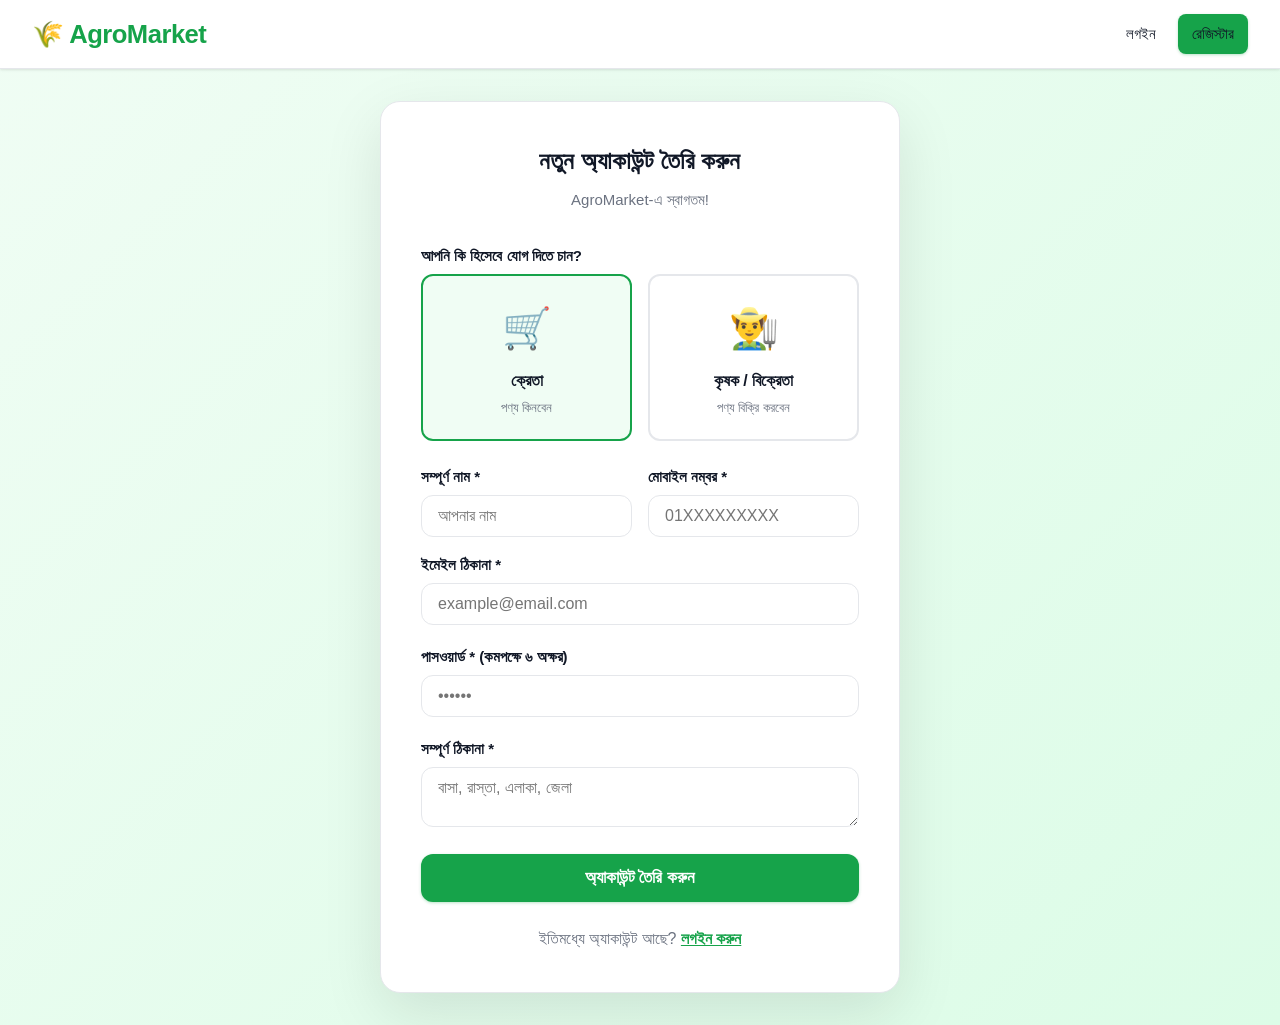
<file: register.html>
<!DOCTYPE html>
<html lang="bn">
<head>
    <meta charset="UTF-8">
    <meta name="viewport" content="width=device-width, initial-scale=1.0">
    <title>রেজিস্টার — AgroMarket</title>
    <link rel="stylesheet" href="styles.css">
    <style>
        .auth-page { min-height: 100vh; background: linear-gradient(135deg, #f0fdf4 0%, #dcfce7 100%); display: flex; flex-direction: column; }
        .auth-wrapper { flex: 1; display: flex; align-items: center; justify-content: center; padding: 2rem 1rem; }
        .auth-card { background: white; border-radius: 1.25rem; padding: 2.5rem; width: 100%; max-width: 520px; box-shadow: 0 20px 60px rgba(0,0,0,0.1); border: 1px solid #e5e7eb; }
        .role-picker { display: grid; grid-template-columns: 1fr 1fr; gap: 1rem; margin-bottom: 1.5rem; }
        .role-option { padding: 1.25rem; border: 2px solid var(--border); border-radius: var(--radius); cursor: pointer; text-align: center; transition: all 0.2s; }
        .role-option:hover { border-color: var(--primary); background: #f0fdf4; }
        .role-option.selected { border-color: var(--primary); background: #f0fdf4; }
        .role-option .role-icon { font-size: 2.5rem; margin-bottom: 0.5rem; }
        .role-option .role-title { font-weight: 700; font-size: 1rem; }
        .role-option .role-desc { font-size: 0.8125rem; color: var(--gray); margin-top: 0.25rem; }
    </style>
</head>
<body class="auth-page">
<nav class="navbar">
    <div class="container">
        <a href="index.html" class="logo">🌾 AgroMarket</a>
        <nav id="auth-links"></nav>
    </div>
</nav>

<div class="auth-wrapper">
    <div class="auth-card">
        <h2 class="text-2xl font-bold mb-1 text-center">নতুন অ্যাকাউন্ট তৈরি করুন</h2>
        <p class="text-center text-gray mb-4" style="font-size:0.9375rem">AgroMarket-এ স্বাগতম!</p>

        <div class="form-group">
            <label>আপনি কি হিসেবে যোগ দিতে চান?</label>
            <div class="role-picker">
                <div class="role-option selected" id="role-consumer" onclick="selectRole('consumer')">
                    <div class="role-icon">🛒</div>
                    <div class="role-title">ক্রেতা</div>
                    <div class="role-desc">পণ্য কিনবেন</div>
                </div>
                <div class="role-option" id="role-farmer" onclick="selectRole('farmer')">
                    <div class="role-icon">👨‍🌾</div>
                    <div class="role-title">কৃষক / বিক্রেতা</div>
                    <div class="role-desc">পণ্য বিক্রি করবেন</div>
                </div>
            </div>
        </div>

        <form id="registerForm" onsubmit="handleRegister(event)">
            <input type="hidden" id="role" value="consumer">
            <div class="grid grid-2" style="gap:1rem">
                <div class="form-group" style="margin-bottom:0">
                    <label>সম্পূর্ণ নাম *</label>
                    <input type="text" class="form-control" id="name" required placeholder="আপনার নাম">
                </div>
                <div class="form-group" style="margin-bottom:0">
                    <label>মোবাইল নম্বর *</label>
                    <input type="tel" class="form-control" id="phone" required placeholder="01XXXXXXXXX">
                </div>
            </div>
            <div class="form-group mt-2">
                <label>ইমেইল ঠিকানা *</label>
                <input type="email" class="form-control" id="email" required placeholder="example@email.com">
            </div>
            <div class="form-group">
                <label>পাসওয়ার্ড * (কমপক্ষে ৬ অক্ষর)</label>
                <input type="password" class="form-control" id="password" required minlength="6" placeholder="••••••">
            </div>
            <div class="form-group">
                <label>সম্পূর্ণ ঠিকানা *</label>
                <textarea class="form-control" id="address" rows="2" required placeholder="বাসা, রাস্তা, এলাকা, জেলা"></textarea>
            </div>
            <div id="errorMsg"
                style="color:var(--danger);font-size:0.9rem;margin-bottom:1rem;display:none;"
                aria-live="polite">
            </div>
            <button type="submit" class="btn btn-primary w-full btn-lg" id="regBtn">অ্যাকাউন্ট তৈরি করুন</button>
        </form>

        <p class="text-center mt-3" style="color:var(--gray)">
            ইতিমধ্যে অ্যাকাউন্ট আছে? <a href="login.html" style="color:var(--primary);font-weight:600">লগইন করুন</a>
        </p>
    </div>
</div>

<script src="app.js"></script>
<script>
    function selectRole(role) {
        document.getElementById('role').value = role;
        document.getElementById('role-consumer').classList.toggle('selected', role === 'consumer');
        document.getElementById('role-farmer').classList.toggle('selected', role === 'farmer');
    }

    async function handleRegister(e) {
        e.preventDefault();
        const btn = document.getElementById('regBtn');
        const errDiv = document.getElementById('errorMsg');
        btn.innerHTML = '<span class="spinner" style="width:18px;height:18px;border-width:2px;display:inline-block"></span> অপেক্ষা করুন...';
        btn.disabled = true;
        errDiv.style.display = 'none';

        const userData = {
            name:     document.getElementById('name').value.trim(),
            email:    document.getElementById('email').value.trim(),
            password: document.getElementById('password').value,
            phone:    document.getElementById('phone').value.trim(),
            address:  document.getElementById('address').value.trim(),
            role:     document.getElementById('role').value
        };

        const result = await register(userData);

        if (result.success) {
            showToast('রেজিস্ট্রেশন সফল! স্বাগতম!', 'success');
            const r = { farmer: 'farmer-dashboard.html', consumer: 'consumer-dashboard.html' };
            setTimeout(() => window.location.href = r[result.data.user.role] || 'index.html', 800);
        } else {
            errDiv.textContent = result.message;
            errDiv.style.display = 'block';
            btn.textContent = 'অ্যাকাউন্ট তৈরি করুন';
            btn.disabled = false;
        }
    }
</script>
</body>
</html>
</file>
<file: styles.css>
/* AgroMarket - Modern Full Screen Styles */

* {
  margin: 0;
  padding: 0;
  box-sizing: border-box;
}

:root {
  --primary: #16a34a;
  --primary-dark: #15803d;
  --primary-light: #4ade80;
  --secondary: #3b82f6;
  --dark: #111827;
  --gray: #6b7280;
  --light-gray: #f9fafb;
  --border: #e5e7eb;
  --success: #16a34a;
  --warning: #d97706;
  --danger: #dc2626;
  --white: #ffffff;
  --shadow: 0 1px 3px rgba(0,0,0,0.08), 0 1px 2px rgba(0,0,0,0.04);
  --shadow-md: 0 4px 6px rgba(0,0,0,0.07), 0 2px 4px rgba(0,0,0,0.05);
  --shadow-lg: 0 20px 40px rgba(0,0,0,0.1);
  --radius: 0.75rem;
  --radius-lg: 1rem;
}

html, body {
  min-height: 100%;
  width: 100%;
}

body {
  font-family: 'Segoe UI', -apple-system, BlinkMacSystemFont, 'Noto Sans Bengali', Roboto, sans-serif;
  line-height: 1.6;
  color: var(--dark);
  background: var(--light-gray);
  font-size: 16px;
}

/* ==================== NAVBAR ==================== */
.navbar {
  background: var(--white);
  border-bottom: 1px solid var(--border);
  padding: 0;
  position: sticky;
  top: 0;
  z-index: 1000;
  box-shadow: var(--shadow);
}

.navbar .container {
  max-width: 1400px;
  margin: 0 auto;
  padding: 0 2rem;
  display: flex;
  justify-content: space-between;
  align-items: center;
  height: 68px;
}

.navbar .logo {
  font-size: 1.6rem;
  font-weight: 800;
  color: var(--primary);
  text-decoration: none;
  display: flex;
  align-items: center;
  gap: 0.5rem;
  letter-spacing: -0.5px;
}

.navbar nav {
  display: flex;
  gap: 0.5rem;
  align-items: center;
}

.navbar nav a {
  color: var(--dark);
  text-decoration: none;
  font-weight: 500;
  font-size: 0.95rem;
  padding: 0.5rem 0.875rem;
  border-radius: 0.5rem;
  transition: all 0.2s;
}

.navbar nav a:hover {
  color: var(--primary);
  background: #f0fdf4;
}

/* ==================== CONTAINER ==================== */
.container {
  max-width: 1400px;
  margin: 0 auto;
  padding: 0 2rem;
  width: 100%;
}

/* ==================== BUTTONS ==================== */
.btn {
  display: inline-flex;
  align-items: center;
  justify-content: center;
  gap: 0.5rem;
  padding: 0.625rem 1.25rem;
  border-radius: var(--radius);
  font-weight: 600;
  cursor: pointer;
  border: none;
  transition: all 0.2s ease;
  text-decoration: none;
  font-size: 0.9375rem;
  white-space: nowrap;
}

.btn-primary {
  background: var(--primary);
  color: var(--white);
  box-shadow: 0 1px 3px rgba(22,163,74,0.3);
}

.btn-primary:hover {
  background: var(--primary-dark);
  transform: translateY(-1px);
  box-shadow: 0 4px 12px rgba(22,163,74,0.35);
}

.btn-secondary {
  background: var(--white);
  color: var(--dark);
  border: 1.5px solid var(--border);
}

.btn-secondary:hover {
  background: var(--light-gray);
  border-color: #d1d5db;
}

.btn-outline {
  background: transparent;
  border: 2px solid var(--primary);
  color: var(--primary);
}

.btn-outline:hover {
  background: var(--primary);
  color: var(--white);
}

.btn-danger {
  background: var(--danger);
  color: var(--white);
}

.btn-danger:hover {
  background: #b91c1c;
}

.btn-lg {
  padding: 0.875rem 2rem;
  font-size: 1.0625rem;
}

.btn-sm {
  padding: 0.375rem 0.875rem;
  font-size: 0.875rem;
}

/* ==================== CARDS ==================== */
.card {
  background: var(--white);
  border-radius: var(--radius-lg);
  padding: 1.75rem;
  box-shadow: var(--shadow);
  border: 1px solid var(--border);
}

.product-card {
  background: var(--white);
  border-radius: var(--radius-lg);
  overflow: hidden;
  box-shadow: var(--shadow);
  border: 1px solid var(--border);
  transition: all 0.25s ease;
  cursor: pointer;
  display: flex;
  flex-direction: column;
}

.product-card:hover {
  transform: translateY(-5px);
  box-shadow: var(--shadow-lg);
  border-color: #d1fae5;
}

.product-card img {
  width: 100%;
  height: 220px;
  object-fit: cover;
  background: var(--light-gray);
}

.product-card-body {
  padding: 1.25rem;
  display: flex;
  flex-direction: column;
  flex: 1;
}

/* ==================== GRID ==================== */
.grid { display: grid; gap: 1.5rem; }
.grid-2 { grid-template-columns: repeat(2, 1fr); }
.grid-3 { grid-template-columns: repeat(3, 1fr); }
.grid-4 { grid-template-columns: repeat(4, 1fr); }

@media (max-width: 1200px) {
  .grid-4 { grid-template-columns: repeat(3, 1fr); }
}
@media (max-width: 960px) {
  .grid-4 { grid-template-columns: repeat(2, 1fr); }
  .grid-3 { grid-template-columns: repeat(2, 1fr); }
}
@media (max-width: 640px) {
  .grid-2, .grid-3, .grid-4 { grid-template-columns: 1fr; }
}

/* ==================== FORMS ==================== */
.form-group { margin-bottom: 1.25rem; }

.form-group label {
  display: block;
  margin-bottom: 0.375rem;
  font-weight: 600;
  font-size: 0.9375rem;
  color: var(--dark);
}

.form-control {
  width: 100%;
  padding: 0.6875rem 1rem;
  border: 1.5px solid var(--border);
  border-radius: var(--radius);
  font-size: 1rem;
  transition: border-color 0.2s, box-shadow 0.2s;
  background: var(--white);
  color: var(--dark);
  font-family: inherit;
}

.form-control:focus {
  outline: none;
  border-color: var(--primary);
  box-shadow: 0 0 0 3px rgba(22,163,74,0.12);
}

textarea.form-control { resize: vertical; }

/* ==================== BADGES ==================== */
.badge {
  display: inline-block;
  padding: 0.25rem 0.75rem;
  border-radius: 9999px;
  font-size: 0.8125rem;
  font-weight: 600;
  line-height: 1.5;
}

.badge-success  { background: #dcfce7; color: #15803d; }
.badge-warning  { background: #fef3c7; color: #b45309; }
.badge-danger   { background: #fee2e2; color: #b91c1c; }
.badge-info     { background: #dbeafe; color: #1d4ed8; }
.badge-gray     { background: #f3f4f6; color: #4b5563; }

/* ==================== HERO ==================== */
.hero {
  background: linear-gradient(135deg, #16a34a 0%, #15803d 40%, #166534 100%);
  color: var(--white);
  padding: 6rem 0;
  text-align: center;
  position: relative;
  overflow: hidden;
}

.hero::before {
  content: '';
  position: absolute;
  top: -50%;
  left: -50%;
  width: 200%;
  height: 200%;
  background: radial-gradient(ellipse at center, rgba(255,255,255,0.05) 0%, transparent 60%);
}

.hero h1 {
  font-size: 3.25rem;
  font-weight: 800;
  margin-bottom: 1.25rem;
  line-height: 1.15;
  letter-spacing: -0.5px;
  position: relative;
}

.hero p {
  font-size: 1.2rem;
  opacity: 0.92;
  margin-bottom: 2.5rem;
  max-width: 650px;
  margin-left: auto;
  margin-right: auto;
  position: relative;
}

.hero .btn-group {
  display: flex;
  gap: 1rem;
  justify-content: center;
  flex-wrap: wrap;
  position: relative;
}

.hero .btn-white {
  background: var(--white);
  color: var(--primary);
  font-weight: 700;
  padding: 0.875rem 2rem;
  border-radius: var(--radius);
}

.hero .btn-white:hover {
  background: #f0fdf4;
  transform: translateY(-2px);
  box-shadow: 0 8px 20px rgba(0,0,0,0.15);
}

.hero .btn-ghost {
  background: transparent;
  color: var(--white);
  border: 2px solid rgba(255,255,255,0.6);
  padding: 0.875rem 2rem;
  border-radius: var(--radius);
  font-weight: 600;
}

.hero .btn-ghost:hover {
  background: rgba(255,255,255,0.1);
  border-color: white;
}

/* ==================== SECTION ==================== */
.section { padding: 4rem 0; }
.section-gray { background: var(--light-gray); }
.section-white { background: var(--white); }

.section-title {
  font-size: 1.875rem;
  font-weight: 800;
  margin-bottom: 2.5rem;
  text-align: center;
  color: var(--dark);
  letter-spacing: -0.3px;
}

/* ==================== STAT CARDS ==================== */
/* Order card improvements */



.stat-card:hover .stat-icon {
  transform: scale(1.1);
}
.stat-card {
  background: var(--white);
  padding: 1.5rem;
  border-radius: var(--radius-lg);
  box-shadow: var(--shadow);
  border: 1px solid var(--border);
  text-align: center;
  transition: transform 0.2s;
}

.stat-card:hover { transform: translateY(-2px); }

.stat-card .number {
  font-size: 2.25rem;
  font-weight: 800;
  color: var(--primary);
  margin-bottom: 0.25rem;
  line-height: 1;
}

.stat-card .label {
  color: var(--gray);
  font-size: 0.8125rem;
  text-transform: uppercase;
  letter-spacing: 0.06em;
  font-weight: 600;
}

/* ==================== TABLE ==================== */
table {
  width: 100%;
  border-collapse: collapse;
  font-size: 0.9375rem;
}

table th {
  background: var(--light-gray);
  padding: 0.875rem 1rem;
  text-align: left;
  font-weight: 700;
  font-size: 0.8125rem;
  text-transform: uppercase;
  letter-spacing: 0.05em;
  color: var(--gray);
  border-bottom: 2px solid var(--border);
}

table td {
  padding: 0.875rem 1rem;
  border-bottom: 1px solid var(--border);
  vertical-align: middle;
}

table tr:last-child td { border-bottom: none; }
table tbody tr:hover { background: #f9fafb; }

/* ==================== FOOTER ==================== */
footer {
  background: var(--dark);
  color: rgba(255,255,255,0.75);
  padding: 2rem 0;
  margin-top: 4rem;
  text-align: center;
  font-size: 0.9375rem;
}

footer p { margin: 0; }

/* ==================== LOADING ==================== */
.loading-spinner {
  display: flex;
  justify-content: center;
  align-items: center;
  padding: 4rem;
}

.spinner {
  width: 40px;
  height: 40px;
  border: 3px solid var(--border);
  border-top-color: var(--primary);
  border-radius: 50%;
  animation: spin 0.8s linear infinite;
}

@keyframes spin { to { transform: rotate(360deg); } }

/* ==================== ALERT / TOAST ==================== */
.toast-container {
  position: fixed;
  top: 80px;
  right: 1.5rem;
  z-index: 9999;
  display: flex;
  flex-direction: column;
  gap: 0.75rem;
  pointer-events: none;
}

.toast {
  padding: 0.875rem 1.25rem;
  border-radius: var(--radius);
  background: var(--white);
  box-shadow: var(--shadow-lg);
  border-left: 4px solid var(--primary);
  min-width: 260px;
  max-width: 360px;
  font-weight: 500;
  pointer-events: all;
  animation: slideIn 0.3s ease;
  display: flex;
  align-items: center;
  gap: 0.75rem;
}

.toast-success { border-left-color: var(--primary); }
.toast-error   { border-left-color: var(--danger); }
.toast-warning { border-left-color: var(--warning); }

@keyframes slideIn {
  from { transform: translateX(100%); opacity: 0; }
  to   { transform: translateX(0); opacity: 1; }
}

/* ==================== UTILITIES ==================== */
.text-center { text-align: center; }
.text-right  { text-align: right; }
.flex        { display: flex; align-items: center; }
.flex-between{ display: flex; justify-content: space-between; align-items: center; }
.flex-center { display: flex; align-items: center; justify-content: center; }
.flex-wrap   { flex-wrap: wrap; }
.gap-1 { gap: 0.5rem; }
.gap-2 { gap: 1rem; }
.gap-3 { gap: 1.5rem; }
.mt-1 { margin-top: 0.5rem; }
.mt-2 { margin-top: 1rem; }
.mt-3 { margin-top: 1.5rem; }
.mt-4 { margin-top: 2rem; }
.mb-1 { margin-bottom: 0.5rem; }
.mb-2 { margin-bottom: 1rem; }
.mb-3 { margin-bottom: 1.5rem; }
.mb-4 { margin-bottom: 2rem; }
.p-1  { padding: 0.5rem; }
.p-2  { padding: 1rem; }
.py-1 { padding-top: 0.5rem; padding-bottom: 0.5rem; }
.py-2 { padding-top: 1rem; padding-bottom: 1rem; }
.py-3 { padding-top: 1.5rem; padding-bottom: 1.5rem; }
.py-4 { padding-top: 2rem; padding-bottom: 2rem; }
.py-5 { padding-top: 3rem; padding-bottom: 3rem; }
.hidden  { display: none !important; }
.font-bold { font-weight: 700; }
.text-sm  { font-size: 0.875rem; }
.text-lg  { font-size: 1.125rem; }
.text-xl  { font-size: 1.25rem; }
.text-2xl { font-size: 1.5rem; }
.text-3xl { font-size: 1.875rem; }
.text-gray    { color: var(--gray); }
.text-primary { color: var(--primary); }
.text-danger  { color: var(--danger); }
.w-full { width: 100%; }
.overflow-auto { overflow: auto; }

/* ==================== PAGE LAYOUT ==================== */
.page-wrapper {
  min-height: 100vh;
  display: flex;
  flex-direction: column;
}

main, .main-content {
  flex: 1;
}

/* ==================== DASHBOARD SIDEBAR (optional) ==================== */
.dashboard-layout {
  display: flex;
  min-height: calc(100vh - 68px);
}

/* ==================== PRODUCT IMAGE UPLOAD PREVIEW ==================== */
.image-upload-area {
  border: 2px dashed var(--border);
  border-radius: var(--radius);
  padding: 2rem;
  text-align: center;
  cursor: pointer;
  transition: all 0.2s;
  position: relative;
}

.image-upload-area:hover {
  border-color: var(--primary);
  background: #f0fdf4;
}

.image-upload-area.dragging {
  border-color: var(--primary);
  background: #dcfce7;
}

.image-preview {
  max-width: 100%;
  max-height: 200px;
  border-radius: var(--radius);
  object-fit: cover;
  margin-top: 1rem;
}

/* ==================== RESPONSIVE ==================== */
@media (max-width: 1024px) {
  .container { padding: 0 1.5rem; }
  .hero h1 { font-size: 2.5rem; }
}

@media (max-width: 768px) {
  .navbar .container { padding: 0 1rem; height: 60px; }
  .navbar nav { gap: 0.25rem; }
  .navbar nav a { padding: 0.375rem 0.625rem; font-size: 0.875rem; }
  .navbar .logo { font-size: 1.3rem; }
  .hero { padding: 4rem 0; }
  .hero h1 { font-size: 1.875rem; }
  .hero p { font-size: 1rem; }
  .section { padding: 3rem 0; }
  .section-title { font-size: 1.5rem; margin-bottom: 1.75rem; }
  .card { padding: 1.25rem; }
  .stat-card .number { font-size: 1.875rem; }
  .container { padding: 0 1rem; }
}

@media (max-width: 480px) {
  .hero h1 { font-size: 1.625rem; }
  .btn { padding: 0.5rem 1rem; font-size: 0.875rem; }
  .btn-lg { padding: 0.75rem 1.5rem; }
}

/* ==================== CATEGORY PICKER (farmer add product) ==================== */
.category-grid {
  display: grid;
  grid-template-columns: repeat(4, 1fr);
  gap: 0.75rem;
}

.category-option {
  padding: 1rem;
  border: 2px solid var(--border);
  border-radius: var(--radius);
  text-align: center;
  cursor: pointer;
  transition: all 0.2s;
  background: var(--white);
}

.category-option:hover  { border-color: var(--primary); background: #f0fdf4; }
.category-option.selected { border-color: var(--primary); background: var(--primary); color: var(--white); }
.category-option .icon  { font-size: 2rem; margin-bottom: 0.375rem; }
.category-option .label { font-size: 0.9375rem; font-weight: 600; }

@media (max-width: 640px) {
  .category-grid { grid-template-columns: repeat(2, 1fr); }
}


/* Payment options */
.payment-options {
  display: grid;
  grid-template-columns: repeat(2, 1fr);
  gap: 10px;
}

.payment-option {
  display: flex;
  align-items: center;
  gap: 8px;
  padding: 10px 14px;
  border: 1.5px solid var(--border);
  border-radius: var(--radius);
  cursor: pointer;
  transition: all 0.2s;
  background: var(--white);
}

.payment-option:hover {
  border-color: var(--primary);
  background: #f0fdf4;
}

.payment-option input[type="radio"] {
  accent-color: var(--primary);
  width: 16px;
  height: 16px;
}

.payment-option input[type="radio"]:checked + .payment-label {
  color: var(--primary);
  font-weight: 600;
}

.payment-option:has(input:checked) {
  border-color: var(--primary);
  background: #f0fdf4;
}
</file>
